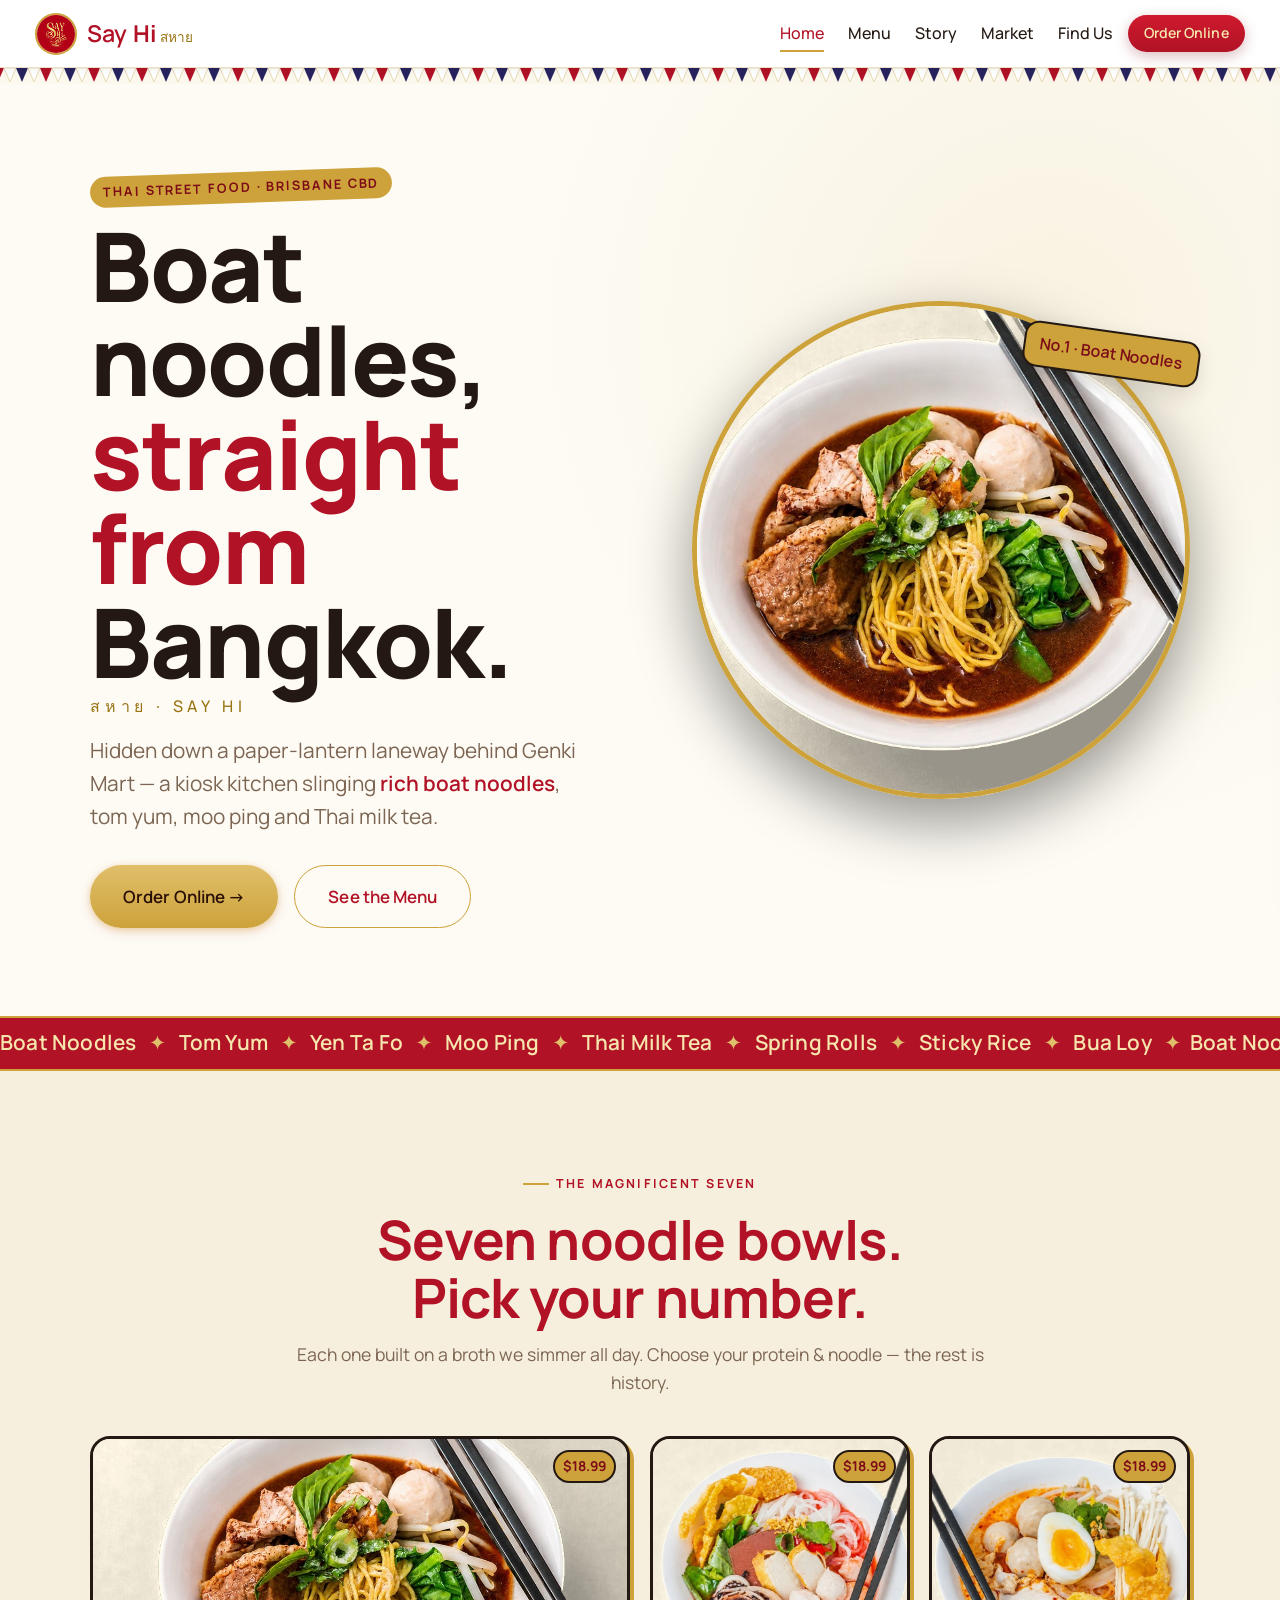
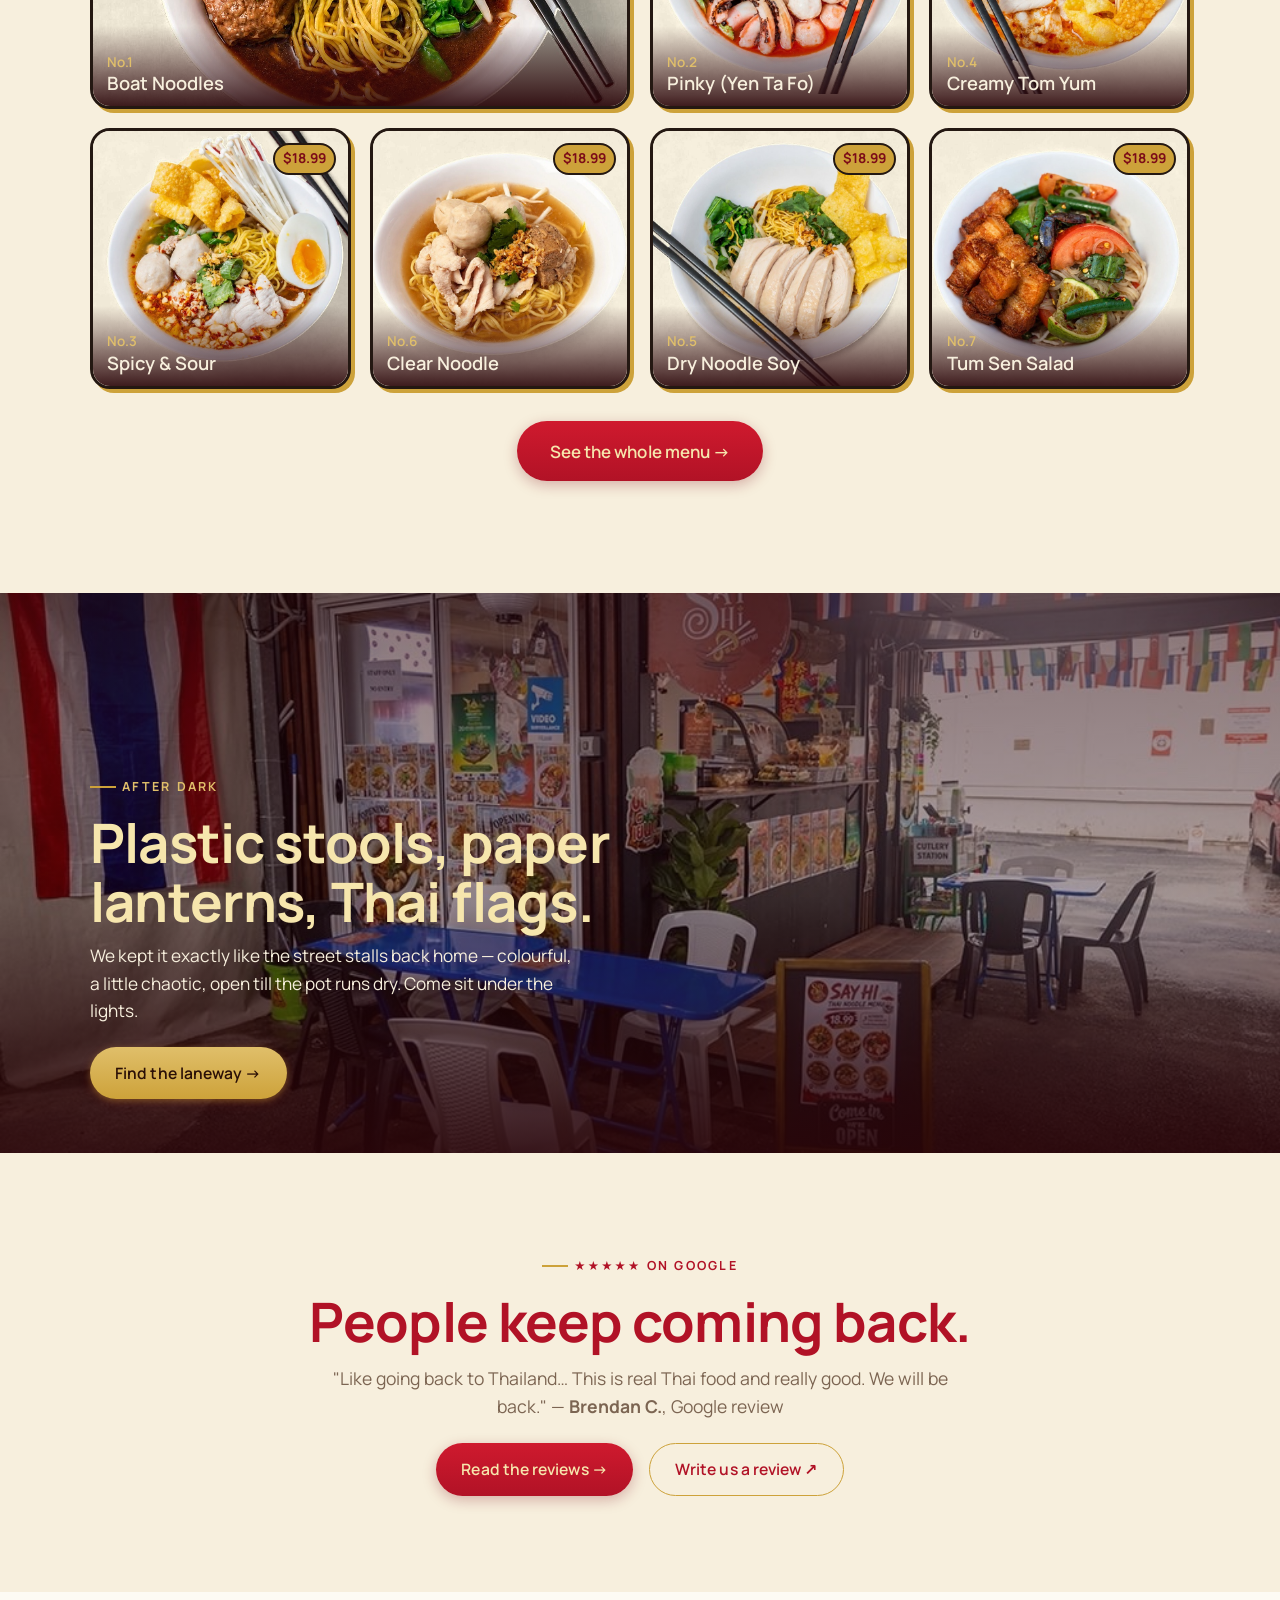
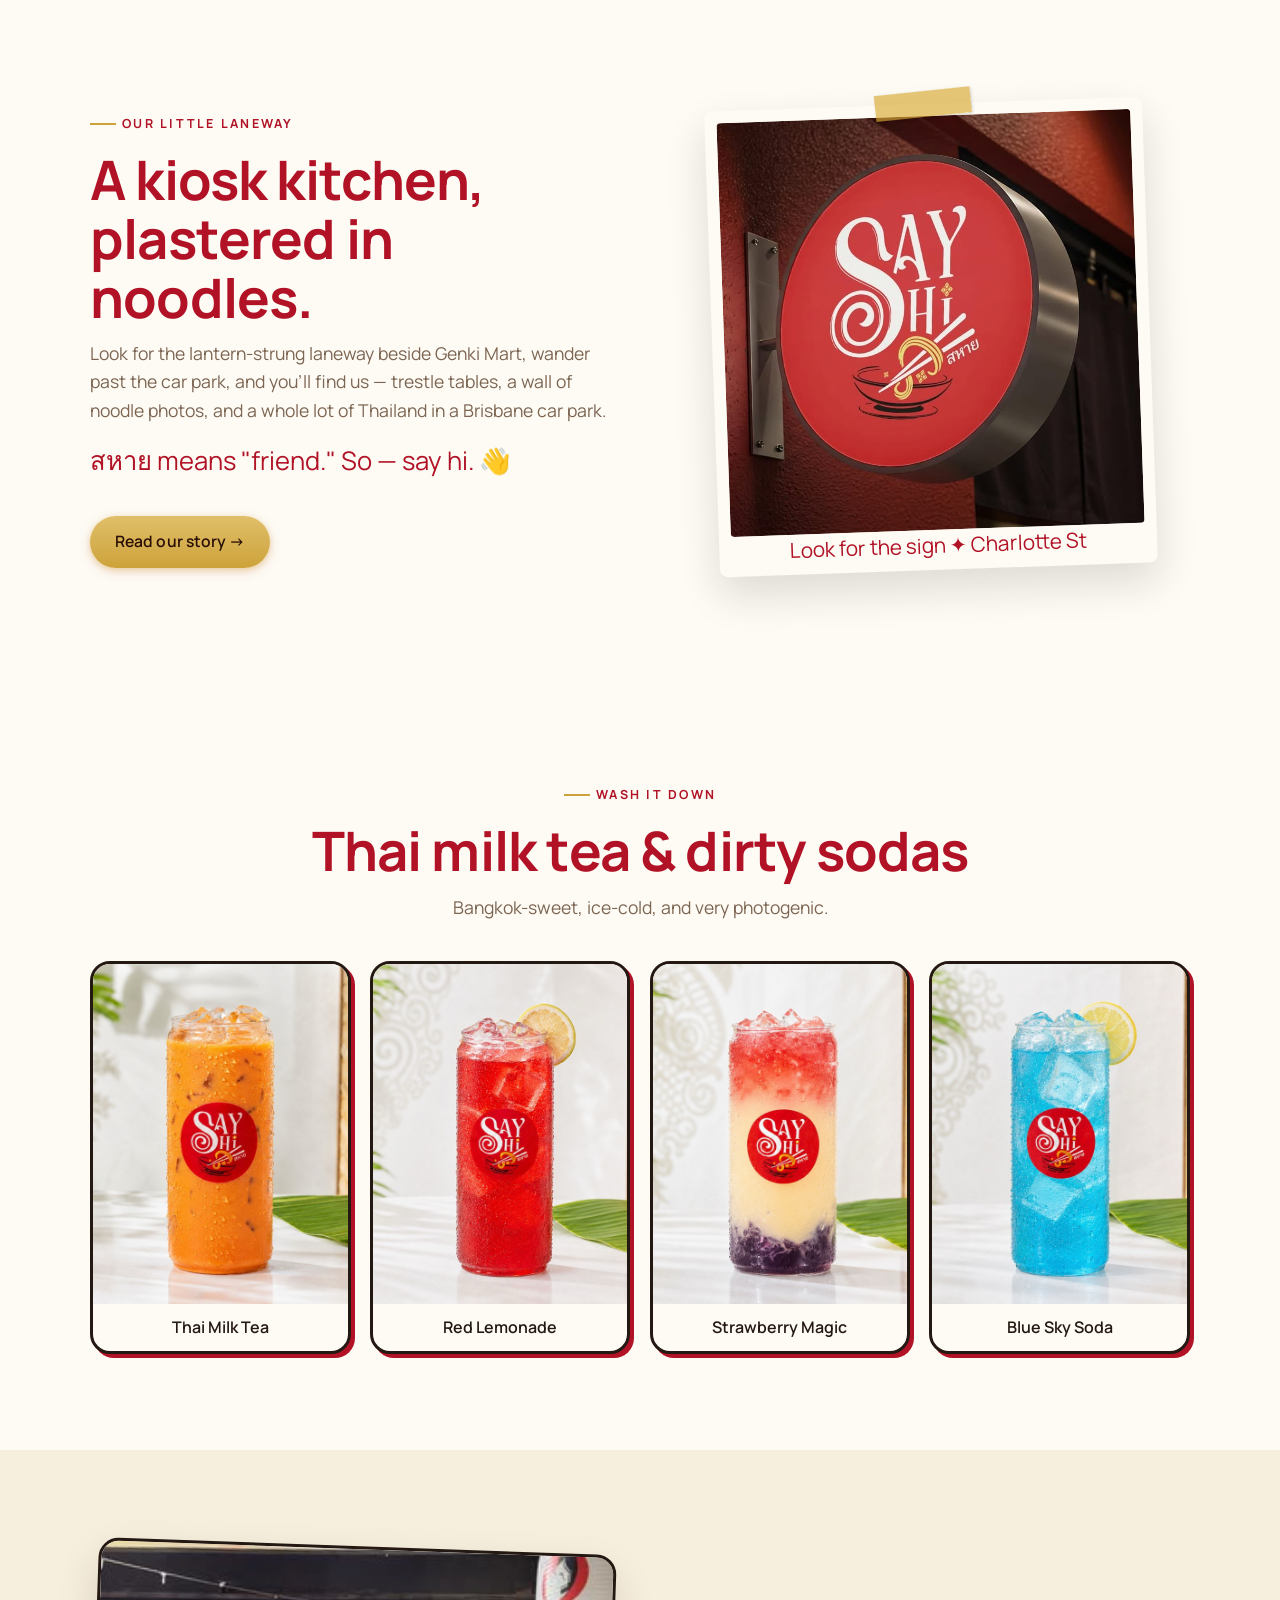
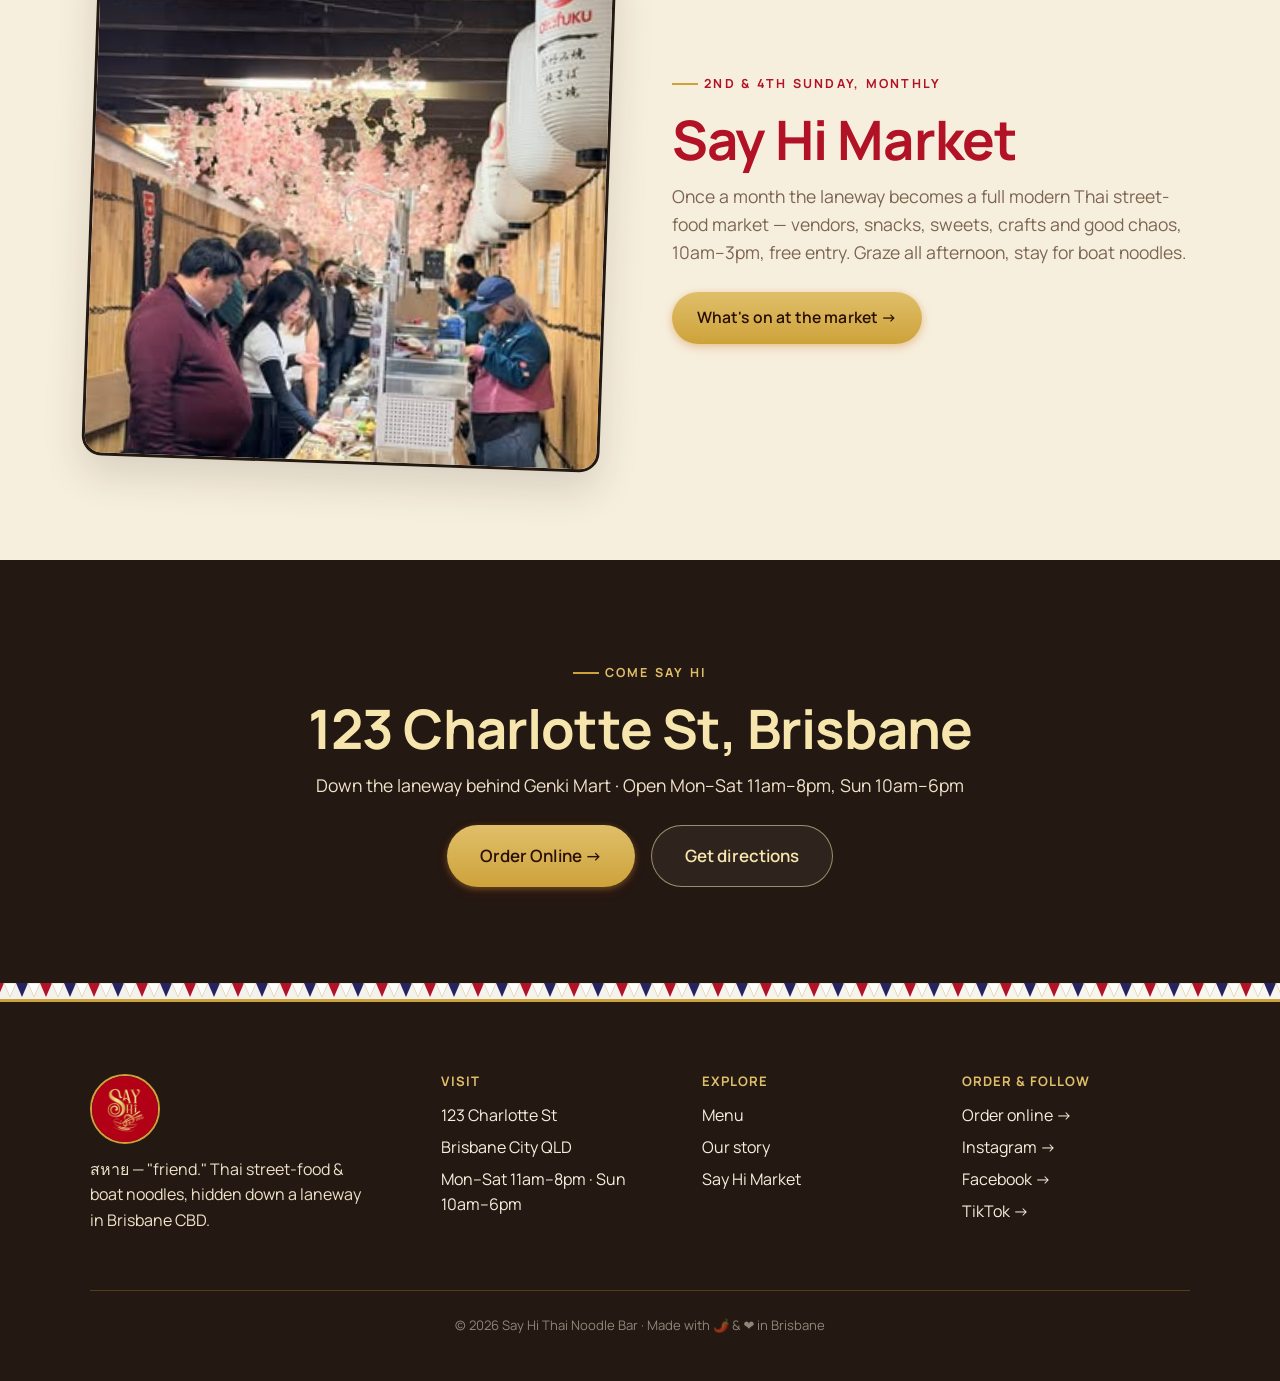
<file: index.html>
<!DOCTYPE html>
<html lang="en">
<head>
  <meta charset="UTF-8" />
  <meta name="viewport" content="width=device-width, initial-scale=1.0" />
  <title>Say Hi Thai Noodle Bar · Brisbane</title>
  <meta name="description" content="Say Hi (สหาย) — Thai street-food & boat noodles hidden down a laneway in Brisbane CBD. Order online, discover the menu, and say hi." />
  <meta name="theme-color" content="#b11226" />
  <meta name="robots" content="index, follow" />
  <meta name="author" content="Say Hi Thai Noodle Bar" />
  <meta name="geo.region" content="AU-QLD" />
  <meta name="geo.placename" content="Brisbane" />
  <link rel="canonical" href="https://www.sayhithai.com.au/" />
  <meta property="og:type" content="website" />
  <meta property="og:site_name" content="Say Hi Thai Noodle Bar" />
  <meta property="og:locale" content="en_AU" />
  <meta property="og:title" content="Say Hi Thai Noodle Bar · Brisbane" />
  <meta property="og:description" content="Boat noodles that whisk you straight to Thailand — Thai street food hidden down a laneway in Brisbane CBD. Order online." />
  <meta property="og:url" content="https://www.sayhithai.com.au/" />
  <meta property="og:image" content="https://www.sayhithai.com.au/assets/images/og-cover.jpg" />
  <meta property="og:image:width" content="1200" />
  <meta property="og:image:height" content="630" />
  <meta name="twitter:card" content="summary_large_image" />
  <meta name="twitter:title" content="Say Hi Thai Noodle Bar · Brisbane" />
  <meta name="twitter:description" content="Boat noodles that whisk you straight to Thailand — Thai street food in Brisbane CBD." />
  <meta name="twitter:image" content="https://www.sayhithai.com.au/assets/images/og-cover.jpg" />
  <link rel="preconnect" href="https://fonts.googleapis.com" />
  <link rel="preconnect" href="https://fonts.gstatic.com" crossorigin />
  <link href="https://fonts.googleapis.com/css2?family=Manrope:wght@400;500;600;700;800&display=swap" rel="stylesheet" />
  <link rel="stylesheet" href="styles.css" />
  <link rel="icon" href="assets/images/logo.png" />
</head>
<body data-page="home">
  <header id="site-header"></header>

  <!-- HERO -->
  <section class="hero">
    <div class="wrap hero__grid">
      <div class="hero__copy reveal">
        <span class="hero__eyebrow">Thai street food · Brisbane CBD</span>
        <h1 class="hero__title">Boat noodles,<br /><em>straight from</em> Bangkok.
          <span class="hero__thai">สหาย · SAY HI</span>
        </h1>
        <p class="hero__tag">Hidden down a paper-lantern laneway behind Genki Mart — a kiosk kitchen slinging <b>rich boat noodles</b>, tom yum, moo ping and Thai milk tea.</p>
        <div class="hero__cta">
          <a class="btn btn--gold btn--big" href="https://sayhi-thainoodlebar.cloveronline.com.au/menu/all" target="_blank" rel="noopener">Order Online →</a>
          <a class="btn btn--ghost-gold btn--big" href="menu.html">See the Menu</a>
        </div>
      </div>
      <div class="hero__media reveal">
        <img class="hero__bowl" src="assets/images/bowl-boat.jpg" alt="Say Hi signature boat noodles in a rich dark broth" />
        <span class="hero__badge">No.1 · Boat Noodles</span>
      </div>
    </div>
  </section>

  <!-- MARQUEE -->
  <div class="marquee" aria-hidden="true">
    <div class="marquee__track">
      <span>Boat Noodles <b>✦</b> Tom Yum <b>✦</b> Yen Ta Fo <b>✦</b> Moo Ping <b>✦</b> Thai Milk Tea <b>✦</b> Spring Rolls <b>✦</b> Sticky Rice <b>✦</b> Bua Loy <b>✦</b> </span>
      <span>Boat Noodles <b>✦</b> Tom Yum <b>✦</b> Yen Ta Fo <b>✦</b> Moo Ping <b>✦</b> Thai Milk Tea <b>✦</b> Spring Rolls <b>✦</b> Sticky Rice <b>✦</b> Bua Loy <b>✦</b> </span>
    </div>
  </div>

  <!-- THE SEVEN BOWLS -->
  <section class="sec sec--cream">
    <div class="wrap">
      <div class="sec__head center reveal">
        <span class="kicker kicker--center">The magnificent seven</span>
        <h2>Seven noodle bowls.<br />Pick your number.</h2>
        <p class="lead">Each one built on a broth we simmer all day. Choose your protein &amp; noodle — the rest is history.</p>
      </div>
      <div class="bowls reveal">
        <a class="bowl bowl--wide" href="menu.html#cat-noodles"><span class="bowl__price">$18.99</span><img loading="lazy" src="assets/images/bowl-boat.jpg" alt="Boat noodles" /><div class="bowl__cap"><div class="bowl__no">No.1</div><div class="bowl__name">Boat Noodles</div></div></a>
        <a class="bowl" href="menu.html#cat-noodles"><span class="bowl__price">$18.99</span><img loading="lazy" src="assets/images/bowl-yentafo.jpg" alt="Yen ta fo" /><div class="bowl__cap"><div class="bowl__no">No.2</div><div class="bowl__name">Pinky (Yen Ta Fo)</div></div></a>
        <a class="bowl" href="menu.html#cat-noodles"><span class="bowl__price">$18.99</span><img loading="lazy" src="assets/images/bowl-tomyum.jpg" alt="Creamy tom yum" /><div class="bowl__cap"><div class="bowl__no">No.4</div><div class="bowl__name">Creamy Tom Yum</div></div></a>
        <a class="bowl" href="menu.html#cat-noodles"><span class="bowl__price">$18.99</span><img loading="lazy" src="assets/images/bowl-spicysour.jpg" alt="Spicy & sour" /><div class="bowl__cap"><div class="bowl__no">No.3</div><div class="bowl__name">Spicy &amp; Sour</div></div></a>
        <a class="bowl" href="menu.html#cat-noodles"><span class="bowl__price">$18.99</span><img loading="lazy" src="assets/images/bowl-clear.jpg" alt="Clear noodle soup" /><div class="bowl__cap"><div class="bowl__no">No.6</div><div class="bowl__name">Clear Noodle</div></div></a>
        <a class="bowl" href="menu.html#cat-noodles"><span class="bowl__price">$18.99</span><img loading="lazy" src="assets/images/bowl-dry.jpg" alt="Dry noodle" /><div class="bowl__cap"><div class="bowl__no">No.5</div><div class="bowl__name">Dry Noodle Soy</div></div></a>
        <a class="bowl" href="menu.html#cat-noodles"><span class="bowl__price">$18.99</span><img loading="lazy" src="assets/images/bowl-tumsen.jpg" alt="Tum sen noodle salad" /><div class="bowl__cap"><div class="bowl__no">No.7</div><div class="bowl__name">Tum Sen Salad</div></div></a>
      </div>
      <p class="center" style="margin-top:2rem"><a class="btn btn--red btn--big" href="menu.html">See the whole menu →</a></p>
    </div>
  </section>

  <!-- ATMOSPHERE BANNER -->
  <section class="banner">
    <img class="banner__img" src="assets/images/venue-night.jpg" alt="The Say Hi stall at night — Thai flags, paper lanterns and blue tables in the laneway" loading="lazy" />
    <div class="banner__inner reveal">
      <span class="kicker">After dark</span>
      <h2>Plastic stools, paper lanterns, Thai flags.</h2>
      <p>We kept it exactly like the street stalls back home — colourful, a little chaotic, open till the pot runs dry. Come sit under the lights.</p>
      <div class="banner__cta"><a class="btn btn--gold" href="visit.html">Find the laneway →</a></div>
    </div>
  </section>

  <!-- GOOGLE RATING BAND -->
  <section class="sec sec--cream center">
    <div class="wrap reveal">
      <span class="kicker kicker--center">★★★★★ on Google</span>
      <h2>People keep coming back.</h2>
      <p class="lead" style="max-width:56ch;margin-inline:auto">"Like going back to Thailand… This is real Thai food and really good. We will be back." — <b>Brendan C.</b>, Google review</p>
      <div style="display:flex;gap:1rem;justify-content:center;flex-wrap:wrap;margin-top:1.4rem">
        <a class="btn btn--red" href="story.html#reviews">Read the reviews →</a>
        <a class="btn btn--ghost-gold" href="https://search.google.com/local/writereview?placeid=ChIJOUT3K9lbkWsRveTBd8v915A" target="_blank" rel="noopener">Write us a review ↗</a>
      </div>
    </div>
  </section>

  <!-- STORY TEASER -->
  <section class="sec sec--paper">
    <div class="wrap split">
      <div class="reveal">
        <span class="kicker">Our little laneway</span>
        <h2>A kiosk kitchen,<br />plastered in noodles.</h2>
        <p class="lead">Look for the lantern-strung laneway beside Genki Mart, wander past the car park, and you'll find us — trestle tables, a wall of noodle photos, and a whole lot of Thailand in a Brisbane car park.</p>
        <p style="font-family:var(--hand);font-size:1.6rem;color:var(--red);margin-top:1rem">สหาย means "friend." So — say hi. 👋</p>
        <a class="btn btn--gold" href="story.html" style="margin-top:.5rem">Read our story →</a>
      </div>
      <div class="split__media reveal">
        <figure class="frame tilt"><img loading="lazy" src="assets/images/shop-sign.jpg" alt="The illuminated round Say Hi sign at the shopfront" /><figcaption>Look for the sign ✦ Charlotte St</figcaption></figure>
      </div>
    </div>
  </section>

  <!-- DRINKS -->
  <section class="sec sec--red">
    <div class="wrap">
      <div class="sec__head center reveal">
        <span class="kicker kicker--center">Wash it down</span>
        <h2>Thai milk tea &amp; dirty sodas</h2>
        <p class="lead">Bangkok-sweet, ice-cold, and very photogenic.</p>
      </div>
      <div class="drinks reveal">
        <div class="drink"><img loading="lazy" src="assets/images/drink-thaitea.jpg" alt="Thai milk tea" /><b>Thai Milk Tea</b></div>
        <div class="drink"><img loading="lazy" src="assets/images/drink-redlemon.jpg" alt="Red lemonade" /><b>Red Lemonade</b></div>
        <div class="drink"><img loading="lazy" src="assets/images/drink-strawberry.jpg" alt="Strawberry magic" /><b>Strawberry Magic</b></div>
        <div class="drink"><img loading="lazy" src="assets/images/drink-bluesky.jpg" alt="Blue sky soda" /><b>Blue Sky Soda</b></div>
      </div>
    </div>
  </section>

  <!-- MARKET TEASER -->
  <section class="sec sec--cream">
    <div class="wrap split split--rev">
      <div class="split__media reveal">
        <img loading="lazy" class="tilt-r" src="assets/images/laneway.jpg" alt="The lantern-strung market laneway" style="border-radius:var(--r)" />
      </div>
      <div class="reveal">
        <span class="kicker">2nd &amp; 4th Sunday, monthly</span>
        <h2>Say Hi Market</h2>
        <p class="lead">Once a month the laneway becomes a full modern Thai street-food market — vendors, snacks, sweets, crafts and good chaos, 10am–3pm, free entry. Graze all afternoon, stay for boat noodles.</p>
        <a class="btn btn--gold" href="market.html" style="margin-top:.5rem">What's on at the market →</a>
      </div>
    </div>
  </section>

  <!-- VISIT CTA BAND -->
  <section class="sec sec--ink">
    <div class="wrap center reveal">
      <span class="kicker kicker--center kicker--onred">Come say hi</span>
      <h2>123 Charlotte St, Brisbane</h2>
      <p class="lead">Down the laneway behind Genki Mart · Open Mon–Sat 11am–8pm, Sun 10am–6pm</p>
      <div style="display:flex;gap:1rem;justify-content:center;flex-wrap:wrap;margin-top:1.6rem">
        <a class="btn btn--gold btn--big" href="https://sayhi-thainoodlebar.cloveronline.com.au/menu/all" target="_blank" rel="noopener">Order Online →</a>
        <a class="btn btn--ghost-light btn--big" href="visit.html">Get directions</a>
      </div>
    </div>
  </section>

  <footer id="site-footer"></footer>
  <script src="site.js"></script>
</body>
</html>
</file>
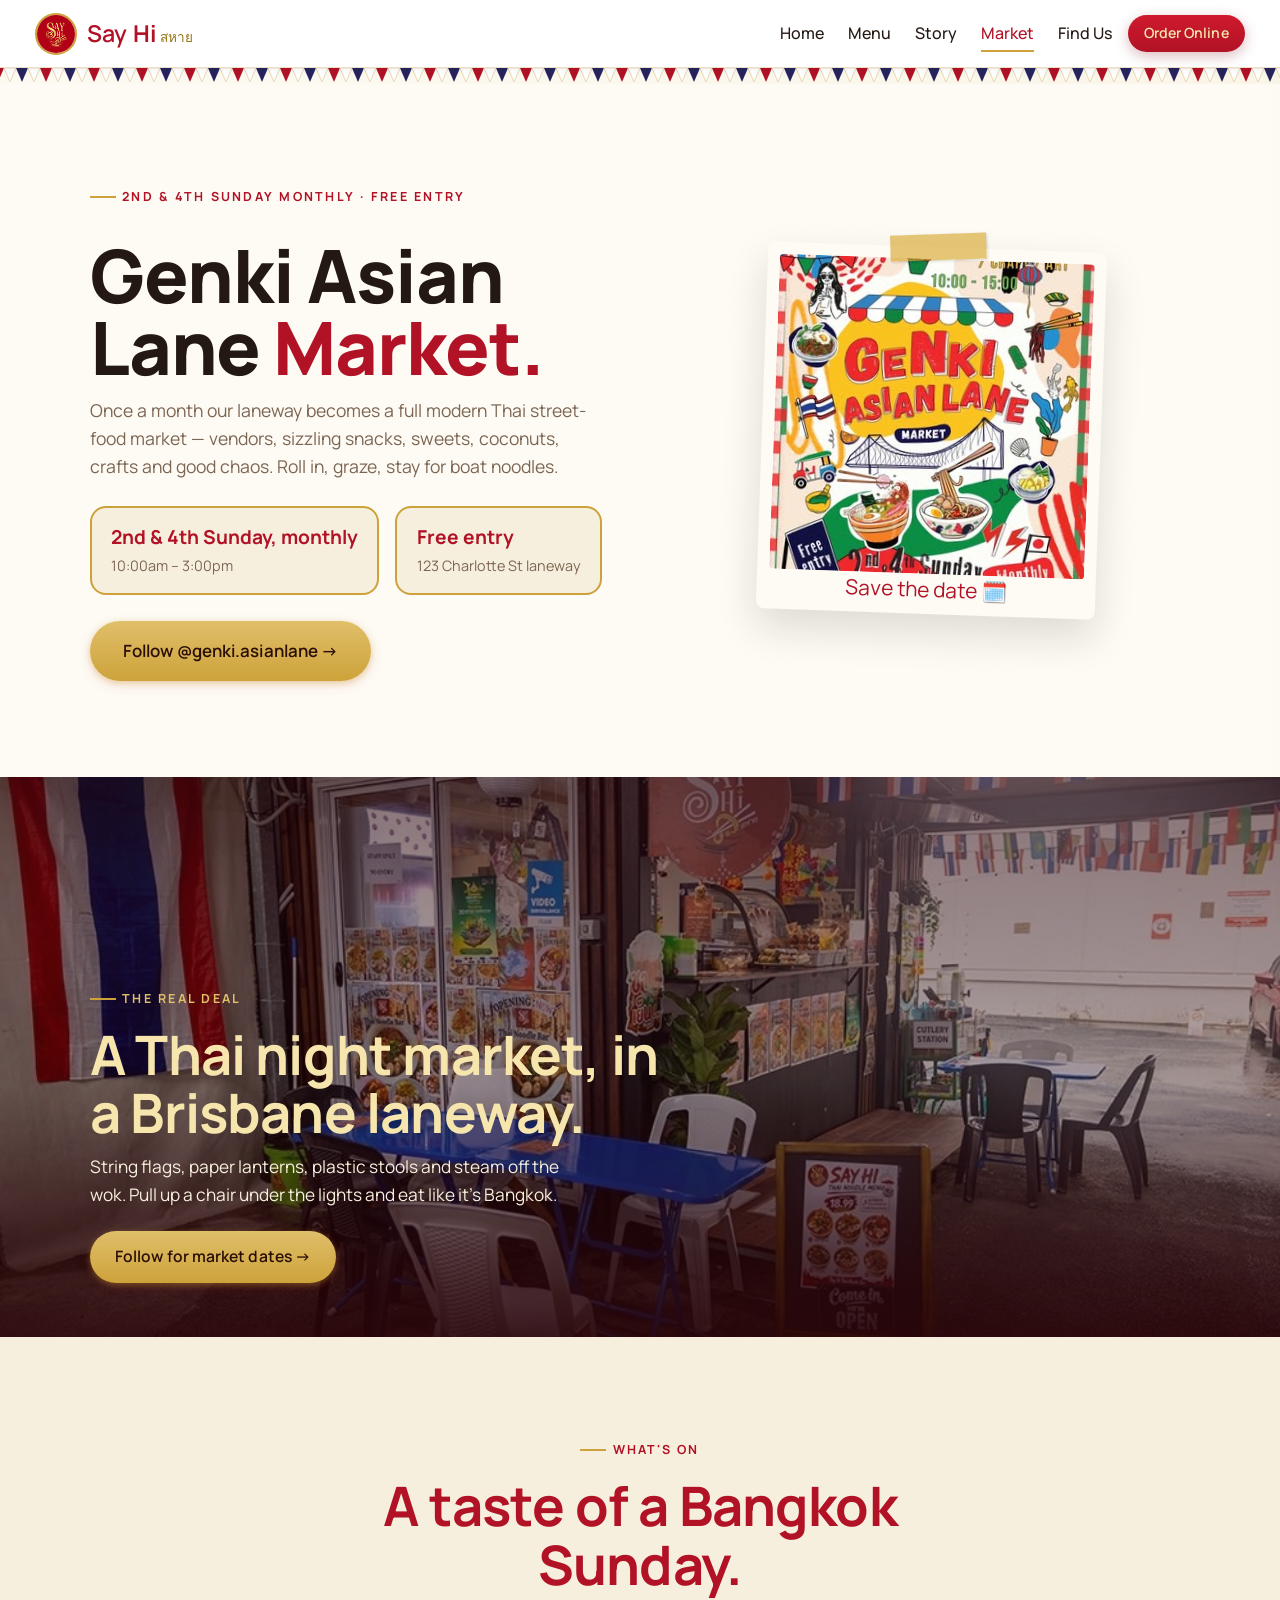
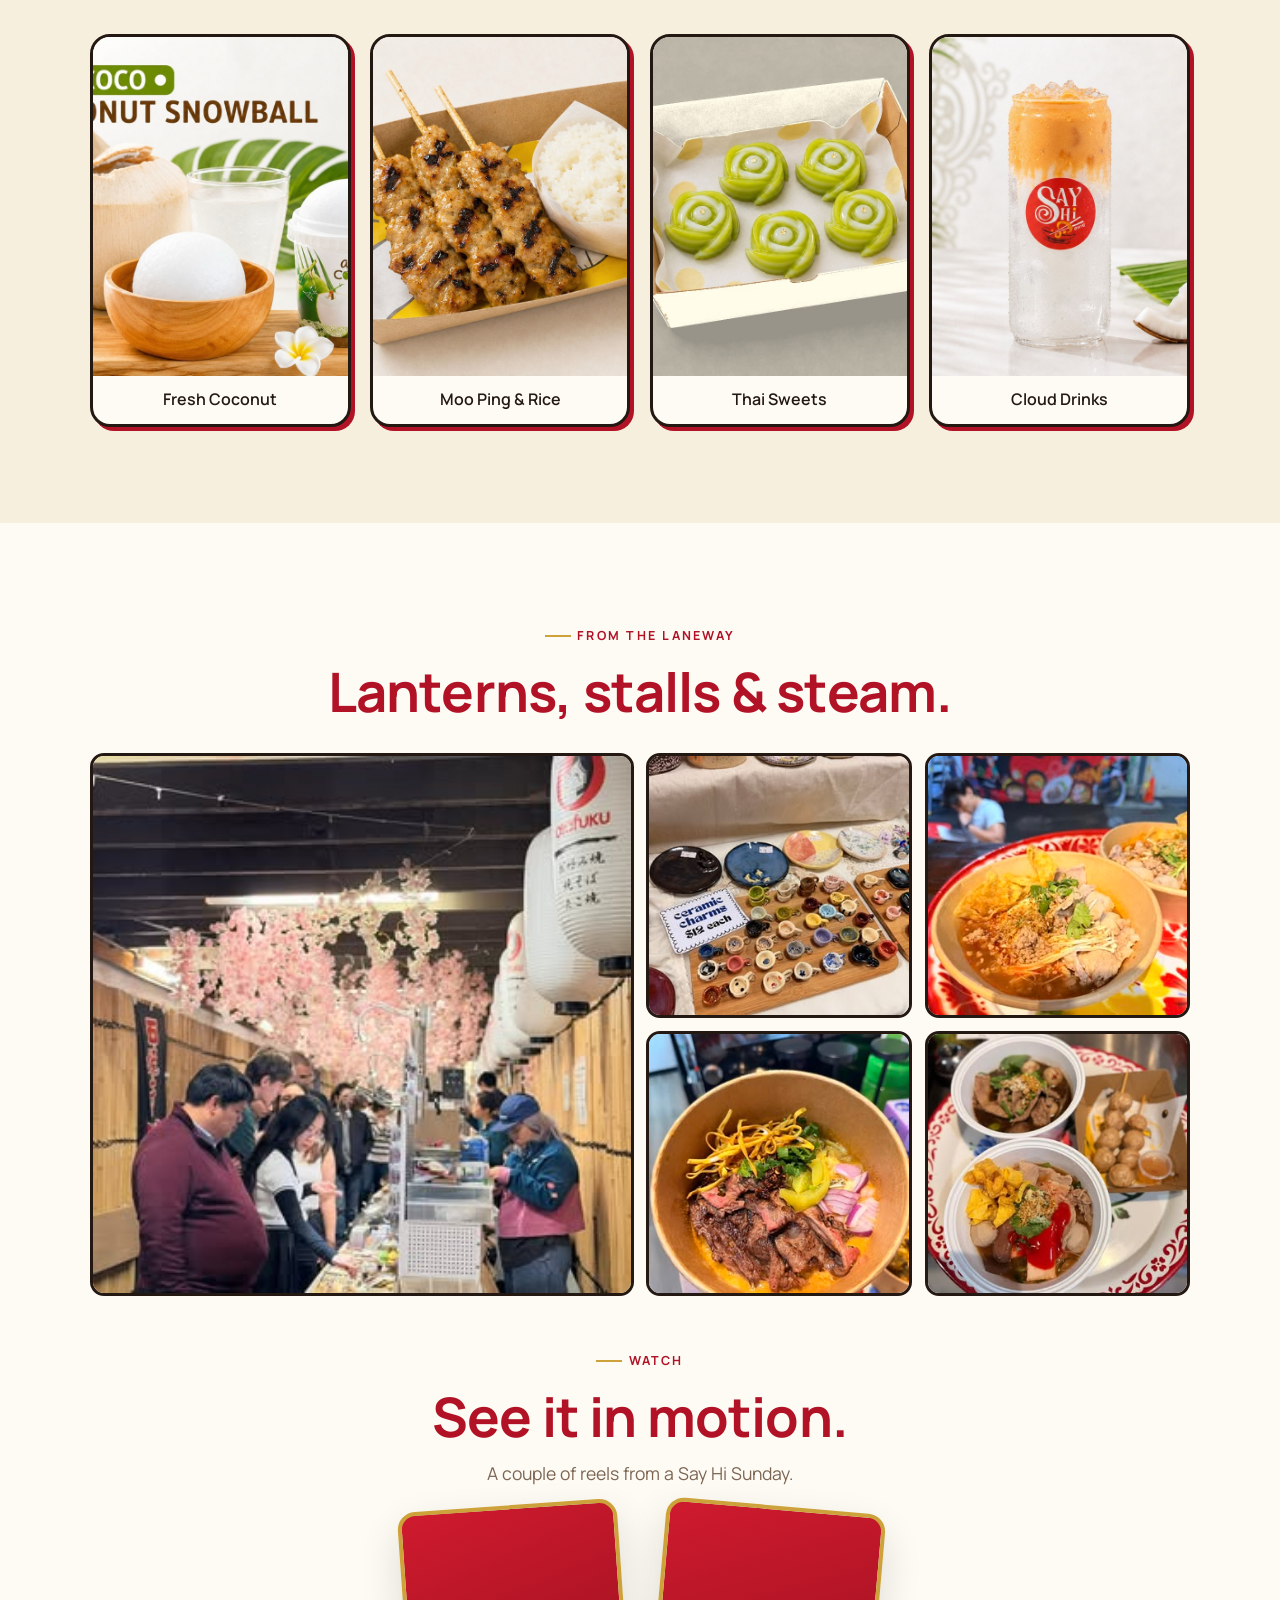
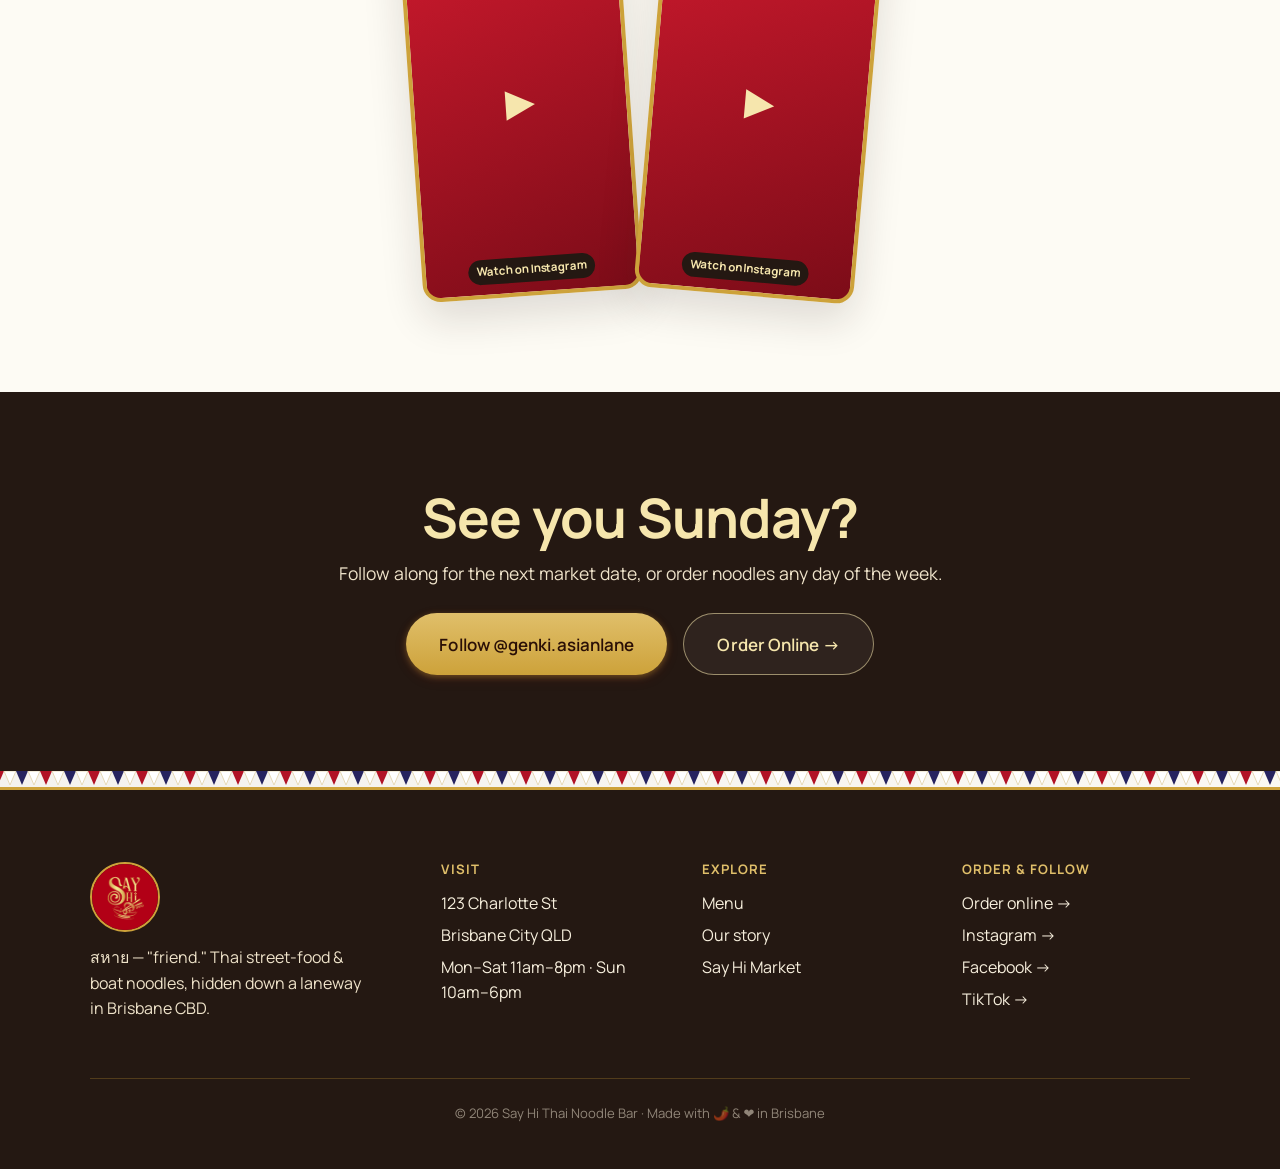
<file: market.html>
<!DOCTYPE html>
<html lang="en">
<head>
  <meta charset="UTF-8" />
  <meta name="viewport" content="width=device-width, initial-scale=1.0" />
  <title>The Market · Say Hi Thai Noodle Bar</title>
  <meta name="description" content="Say Hi / Genki Asian Lane Market — a modern Thai street-food market in a Brisbane CBD laneway, 2nd &amp; 4th Sunday of the month, 10am–3pm, free entry." />
  <meta name="theme-color" content="#b11226" />
  <meta name="robots" content="index, follow" />
  <meta name="author" content="Say Hi Thai Noodle Bar" />
  <meta name="geo.region" content="AU-QLD" />
  <meta name="geo.placename" content="Brisbane" />
  <link rel="canonical" href="https://www.sayhithai.com.au/market.html" />
  <meta property="og:type" content="website" />
  <meta property="og:site_name" content="Say Hi Thai Noodle Bar" />
  <meta property="og:locale" content="en_AU" />
  <meta property="og:title" content="The Market · Say Hi Thai Noodle Bar" />
  <meta property="og:description" content="Genki Asian Lane Market — a Thai street-food market in a Brisbane laneway, 2nd &amp; 4th Sunday monthly, 10am–3pm, free entry." />
  <meta property="og:url" content="https://www.sayhithai.com.au/market.html" />
  <meta property="og:image" content="https://www.sayhithai.com.au/assets/images/og-cover.jpg" />
  <meta property="og:image:width" content="1200" />
  <meta property="og:image:height" content="630" />
  <meta name="twitter:card" content="summary_large_image" />
  <meta name="twitter:title" content="The Market · Say Hi Thai Noodle Bar" />
  <meta name="twitter:description" content="A Thai night market in a Brisbane laneway — 2nd &amp; 4th Sunday monthly, free entry." />
  <meta name="twitter:image" content="https://www.sayhithai.com.au/assets/images/og-cover.jpg" />
  <link rel="preconnect" href="https://fonts.googleapis.com" />
  <link rel="preconnect" href="https://fonts.gstatic.com" crossorigin />
  <link href="https://fonts.googleapis.com/css2?family=Manrope:wght@400;500;600;700;800&display=swap" rel="stylesheet" />
  <link rel="stylesheet" href="styles.css" />
  <link rel="icon" href="assets/images/logo.png" />
</head>
<body data-page="market">
  <header id="site-header"></header>

  <section class="sec sec--red">
    <div class="wrap split">
      <div class="reveal">
        <span class="kicker">2nd &amp; 4th Sunday monthly · Free entry</span>
        <h1 class="hero__title" style="font-size:clamp(2.6rem,7vw,4.6rem)">Genki Asian<br />Lane <em>Market.</em></h1>
        <p class="lead">Once a month our laneway becomes a full modern Thai street-food market — vendors, sizzling snacks, sweets, coconuts, crafts and good chaos. Roll in, graze, stay for boat noodles.</p>
        <div class="factcards">
          <div class="factcard"><strong>2nd &amp; 4th Sunday, monthly</strong><span>10:00am – 3:00pm</span></div>
          <div class="factcard"><strong>Free entry</strong><span>123 Charlotte St laneway</span></div>
        </div>
        <a class="btn btn--gold btn--big" href="https://www.instagram.com/genki.asianlane/" target="_blank" rel="noopener">Follow @genki.asianlane →</a>
      </div>
      <div class="reveal" style="display:flex;justify-content:center">
        <figure class="frame tilt-r" style="max-width:360px"><img loading="lazy" src="assets/images/market-poster.jpg" alt="Genki Asian Lane Market — 2nd &amp; 4th Sunday monthly, 10am–3pm, free entry" /><figcaption>Save the date 🗓️</figcaption></figure>
      </div>
    </div>
  </section>

  <!-- Atmosphere banner -->
  <section class="banner">
    <img class="banner__img" src="assets/images/venue-night.jpg" alt="The Say Hi stall at night — Thai flags, paper lanterns and blue tables in the laneway" loading="lazy" />
    <div class="banner__inner reveal">
      <span class="kicker">The real deal</span>
      <h2>A Thai night market, in a Brisbane laneway.</h2>
      <p>String flags, paper lanterns, plastic stools and steam off the wok. Pull up a chair under the lights and eat like it's Bangkok.</p>
      <div class="banner__cta"><a class="btn btn--gold" href="https://www.instagram.com/genki.asianlane/" target="_blank" rel="noopener">Follow for market dates →</a></div>
    </div>
  </section>

  <!-- What to expect -->
  <section class="sec sec--cream">
    <div class="wrap">
      <div class="sec__head center reveal">
        <span class="kicker kicker--center">What's on</span>
        <h2>A taste of a Bangkok Sunday.</h2>
      </div>
      <div class="drinks reveal">
        <div class="drink"><img loading="lazy" src="assets/images/coconut-snowball.jpg" alt="Coconut snowball" /><b>Fresh Coconut</b></div>
        <div class="drink"><img loading="lazy" src="assets/images/ent-mooping-set.jpg" alt="Moo ping sticky rice" /><b>Moo Ping &amp; Rice</b></div>
        <div class="drink"><img loading="lazy" src="assets/images/dessert-khanomchan.jpg" alt="Thai layer cake" /><b>Thai Sweets</b></div>
        <div class="drink"><img loading="lazy" src="assets/images/drink-cloudcoconut.jpg" alt="Cloud coconut drink" /><b>Cloud Drinks</b></div>
      </div>
    </div>
  </section>

  <!-- Gallery + reels -->
  <section class="sec sec--paper">
    <div class="wrap">
      <div class="sec__head center reveal">
        <span class="kicker kicker--center">From the laneway</span>
        <h2>Lanterns, stalls &amp; steam.</h2>
      </div>
      <div class="ggrid reveal">
        <img src="assets/images/laneway.jpg" alt="The lantern-strung market laneway" loading="lazy" />
        <img src="assets/images/market-stall.jpg" alt="A craft stall at the market" loading="lazy" />
        <img src="assets/images/insitu-1.jpg" alt="Noodles at the bar" loading="lazy" />
        <img src="assets/images/insitu-4.jpg" alt="Beef curry noodles" loading="lazy" />
        <img src="assets/images/insitu-2.jpg" alt="A street-food spread" loading="lazy" />
      </div>

      <div class="sec__head center reveal" style="margin-top:3rem">
        <span class="kicker kicker--center">Watch</span>
        <h2>See it in motion.</h2>
        <p class="lead">A couple of reels from a Say Hi Sunday.</p>
      </div>
      <div class="reels reveal" style="justify-content:center">
        <a class="reel" style="--r:-4deg" href="https://www.instagram.com/reels/DX8kh6Ng3hs/" target="_blank" rel="noopener"><span class="play">▶</span><span class="reel__label">Watch on Instagram</span></a>
        <a class="reel" style="--r:5deg" href="https://www.instagram.com/reels/DZ6q3UxBfZE/" target="_blank" rel="noopener"><span class="play">▶</span><span class="reel__label">Watch on Instagram</span></a>
      </div>
    </div>
  </section>

  <section class="sec sec--ink center">
    <div class="wrap reveal">
      <h2>See you Sunday?</h2>
      <p class="lead">Follow along for the next market date, or order noodles any day of the week.</p>
      <div style="display:flex;gap:1rem;justify-content:center;flex-wrap:wrap;margin-top:1.6rem">
        <a class="btn btn--gold btn--big" href="https://www.instagram.com/genki.asianlane/" target="_blank" rel="noopener">Follow @genki.asianlane</a>
        <a class="btn btn--ghost-light btn--big" href="https://sayhi-thainoodlebar.cloveronline.com.au/menu/all" target="_blank" rel="noopener">Order Online →</a>
      </div>
    </div>
  </section>

  <footer id="site-footer"></footer>
  <script src="site.js"></script>
</body>
</html>
</file>
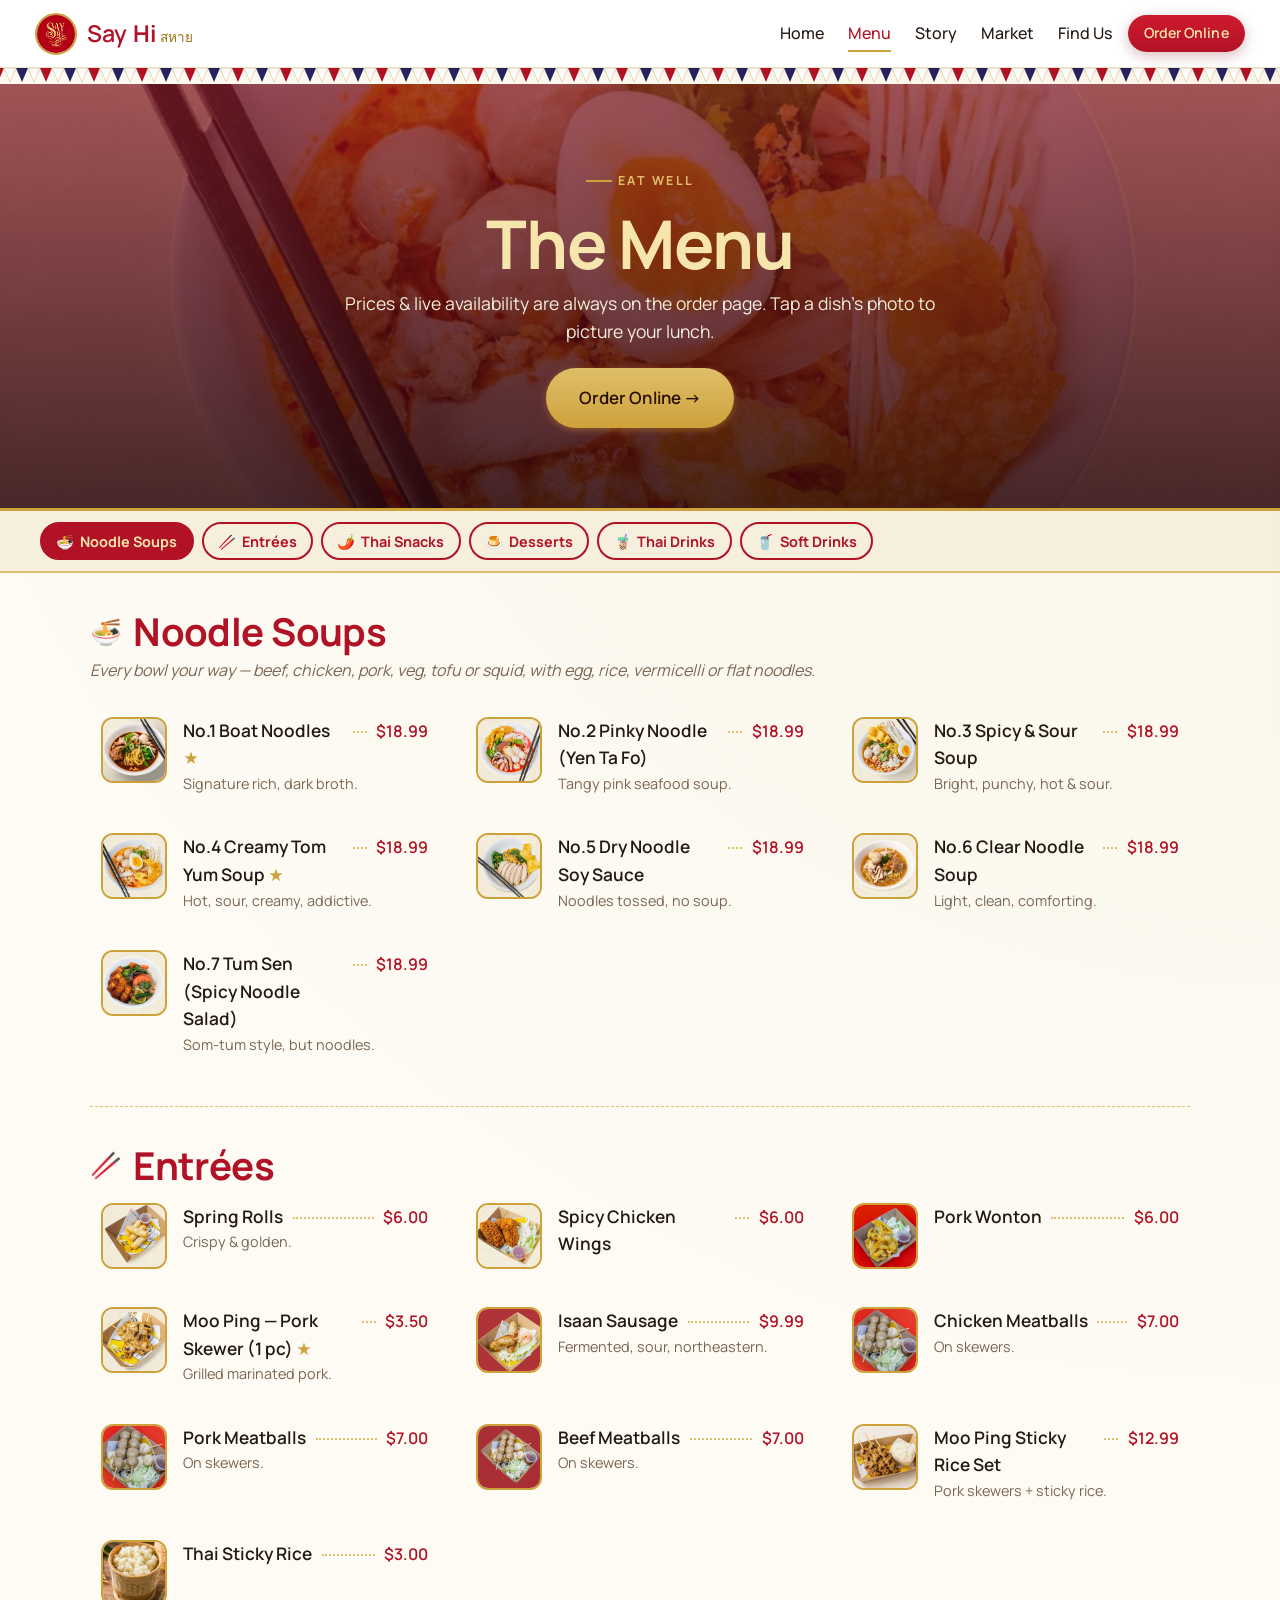
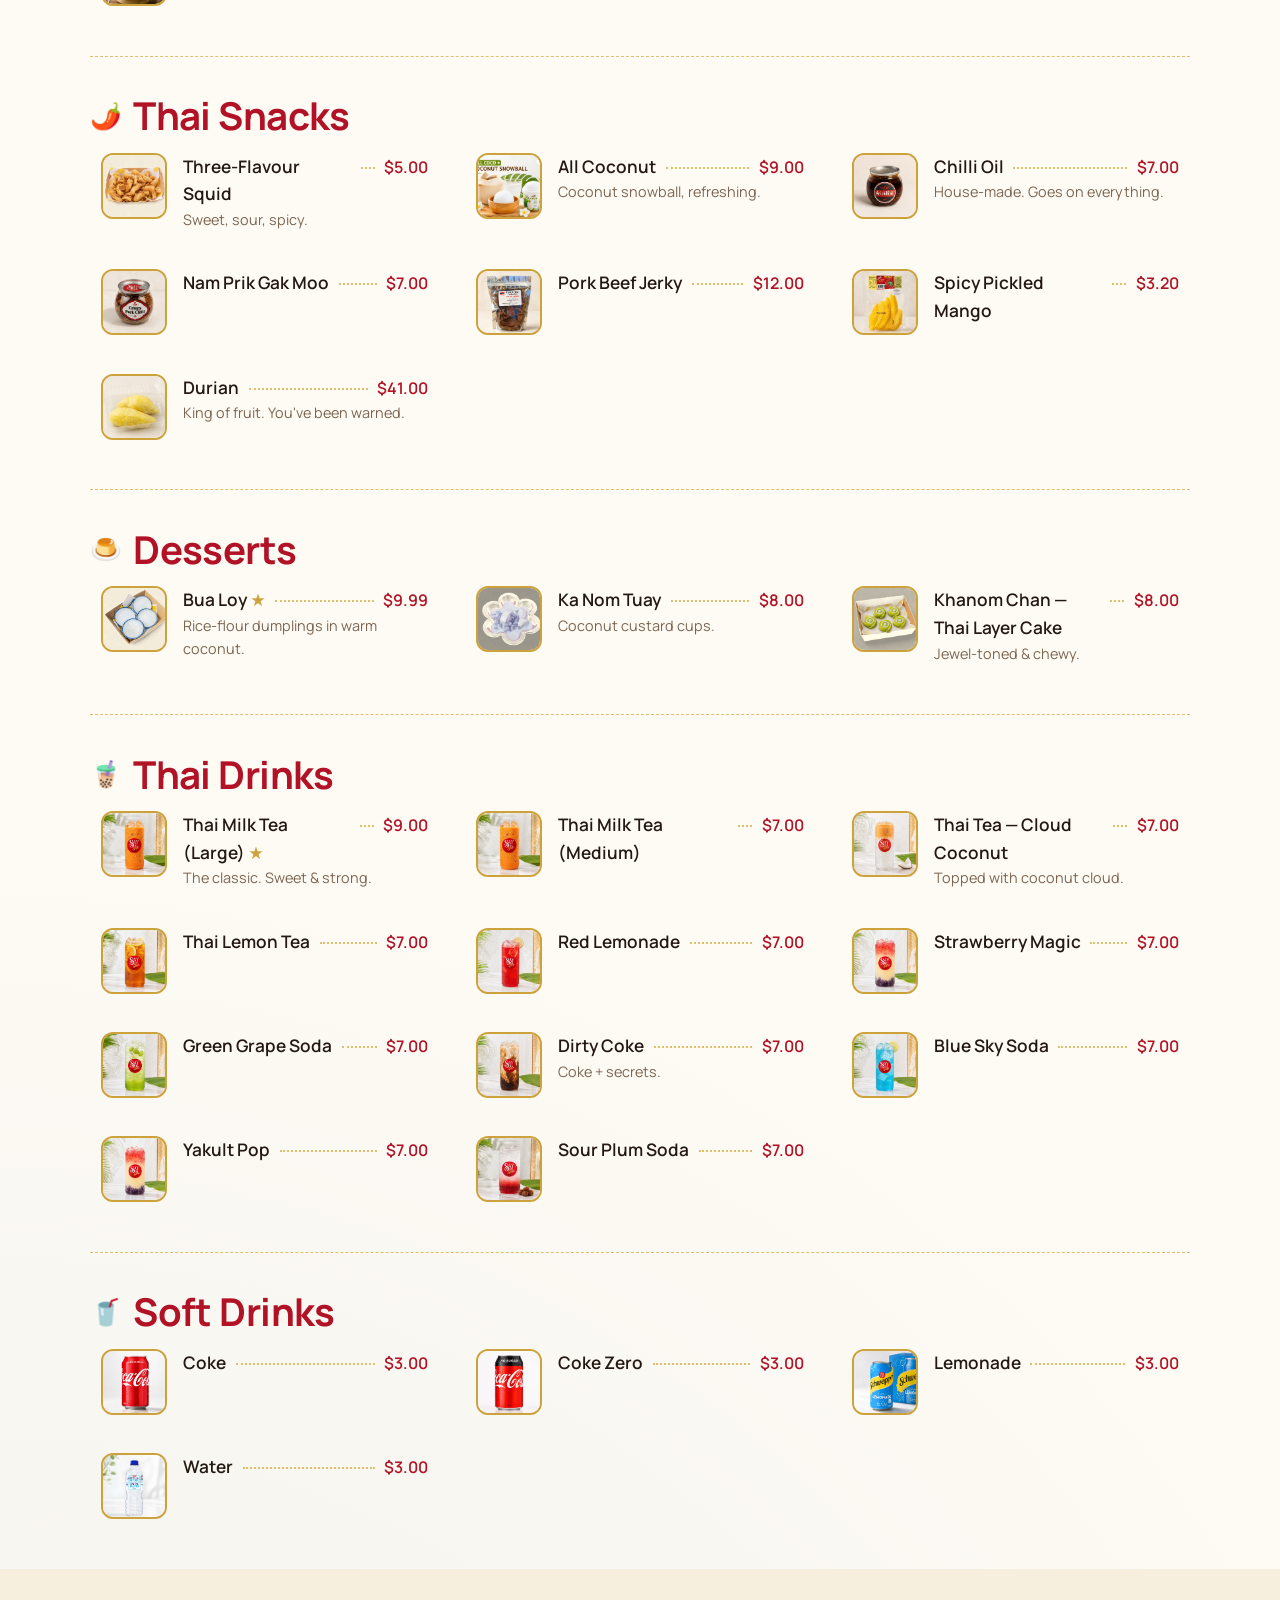
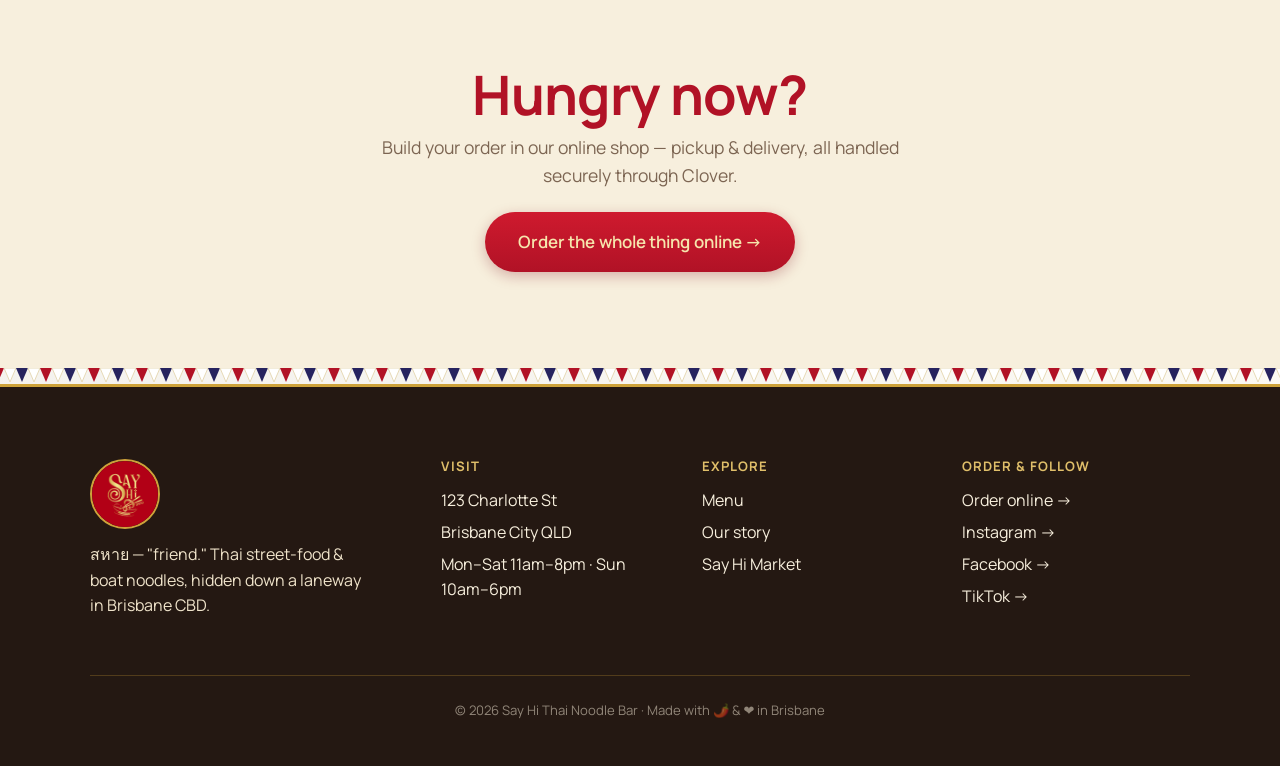
<file: menu.html>
<!DOCTYPE html>
<html lang="en">
<head>
  <meta charset="UTF-8" />
  <meta name="viewport" content="width=device-width, initial-scale=1.0" />
  <title>Menu · Say Hi Thai Noodle Bar</title>
  <meta name="description" content="The full Say Hi menu — boat noodles, tom yum, yen ta fo, moo ping, Thai snacks, desserts and Thai drinks. Order online." />
  <meta name="theme-color" content="#b11226" />
  <meta name="robots" content="index, follow" />
  <meta name="author" content="Say Hi Thai Noodle Bar" />
  <meta name="geo.region" content="AU-QLD" />
  <meta name="geo.placename" content="Brisbane" />
  <link rel="canonical" href="https://www.sayhithai.com.au/menu.html" />
  <meta property="og:type" content="website" />
  <meta property="og:site_name" content="Say Hi Thai Noodle Bar" />
  <meta property="og:locale" content="en_AU" />
  <meta property="og:title" content="Menu · Say Hi Thai Noodle Bar" />
  <meta property="og:description" content="The full Say Hi menu — boat noodles, tom yum, yen ta fo, moo ping, Thai snacks, desserts and Thai drinks. Order online." />
  <meta property="og:url" content="https://www.sayhithai.com.au/menu.html" />
  <meta property="og:image" content="https://www.sayhithai.com.au/assets/images/og-cover.jpg" />
  <meta property="og:image:width" content="1200" />
  <meta property="og:image:height" content="630" />
  <meta name="twitter:card" content="summary_large_image" />
  <meta name="twitter:title" content="Menu · Say Hi Thai Noodle Bar" />
  <meta name="twitter:description" content="Boat noodles, tom yum, moo ping, Thai milk tea &amp; more — the full Say Hi menu." />
  <meta name="twitter:image" content="https://www.sayhithai.com.au/assets/images/og-cover.jpg" />
  <link rel="preconnect" href="https://fonts.googleapis.com" />
  <link rel="preconnect" href="https://fonts.gstatic.com" crossorigin />
  <link href="https://fonts.googleapis.com/css2?family=Manrope:wght@400;500;600;700;800&display=swap" rel="stylesheet" />
  <link rel="stylesheet" href="styles.css" />
  <link rel="icon" href="assets/images/logo.png" />
</head>
<body data-page="menu">
  <header id="site-header"></header>

  <section class="menu-hero" style="--hero-img:url('assets/images/bowl-tomyum.jpg')">
    <div class="wrap">
      <span class="kicker kicker--center kicker--onred">Eat well</span>
      <h1>The Menu</h1>
      <p class="lead" style="max-width:640px;margin:.6rem auto 1.4rem">Prices &amp; live availability are always on the order page. Tap a dish's photo to picture your lunch.</p>
      <a class="btn btn--gold btn--big" href="https://sayhi-thainoodlebar.cloveronline.com.au/menu/all" target="_blank" rel="noopener">Order Online →</a>
    </div>
  </section>

  <nav class="mtabs" id="mtabs" aria-label="Menu categories"></nav>

  <div class="wrap">
    <div id="mlist"></div>
  </div>

  <section class="sec sec--cream center">
    <div class="wrap">
      <h2>Hungry now?</h2>
      <p class="lead" style="max-width:560px;margin:.6rem auto 1.4rem">Build your order in our online shop — pickup &amp; delivery, all handled securely through Clover.</p>
      <a class="btn btn--red btn--big" href="https://sayhi-thainoodlebar.cloveronline.com.au/menu/all" target="_blank" rel="noopener">Order the whole thing online →</a>
    </div>
  </section>

  <footer id="site-footer"></footer>
  <script src="menu-data.js"></script>
  <script src="site.js"></script>
  <script src="menu.js"></script>
</body>
</html>
</file>
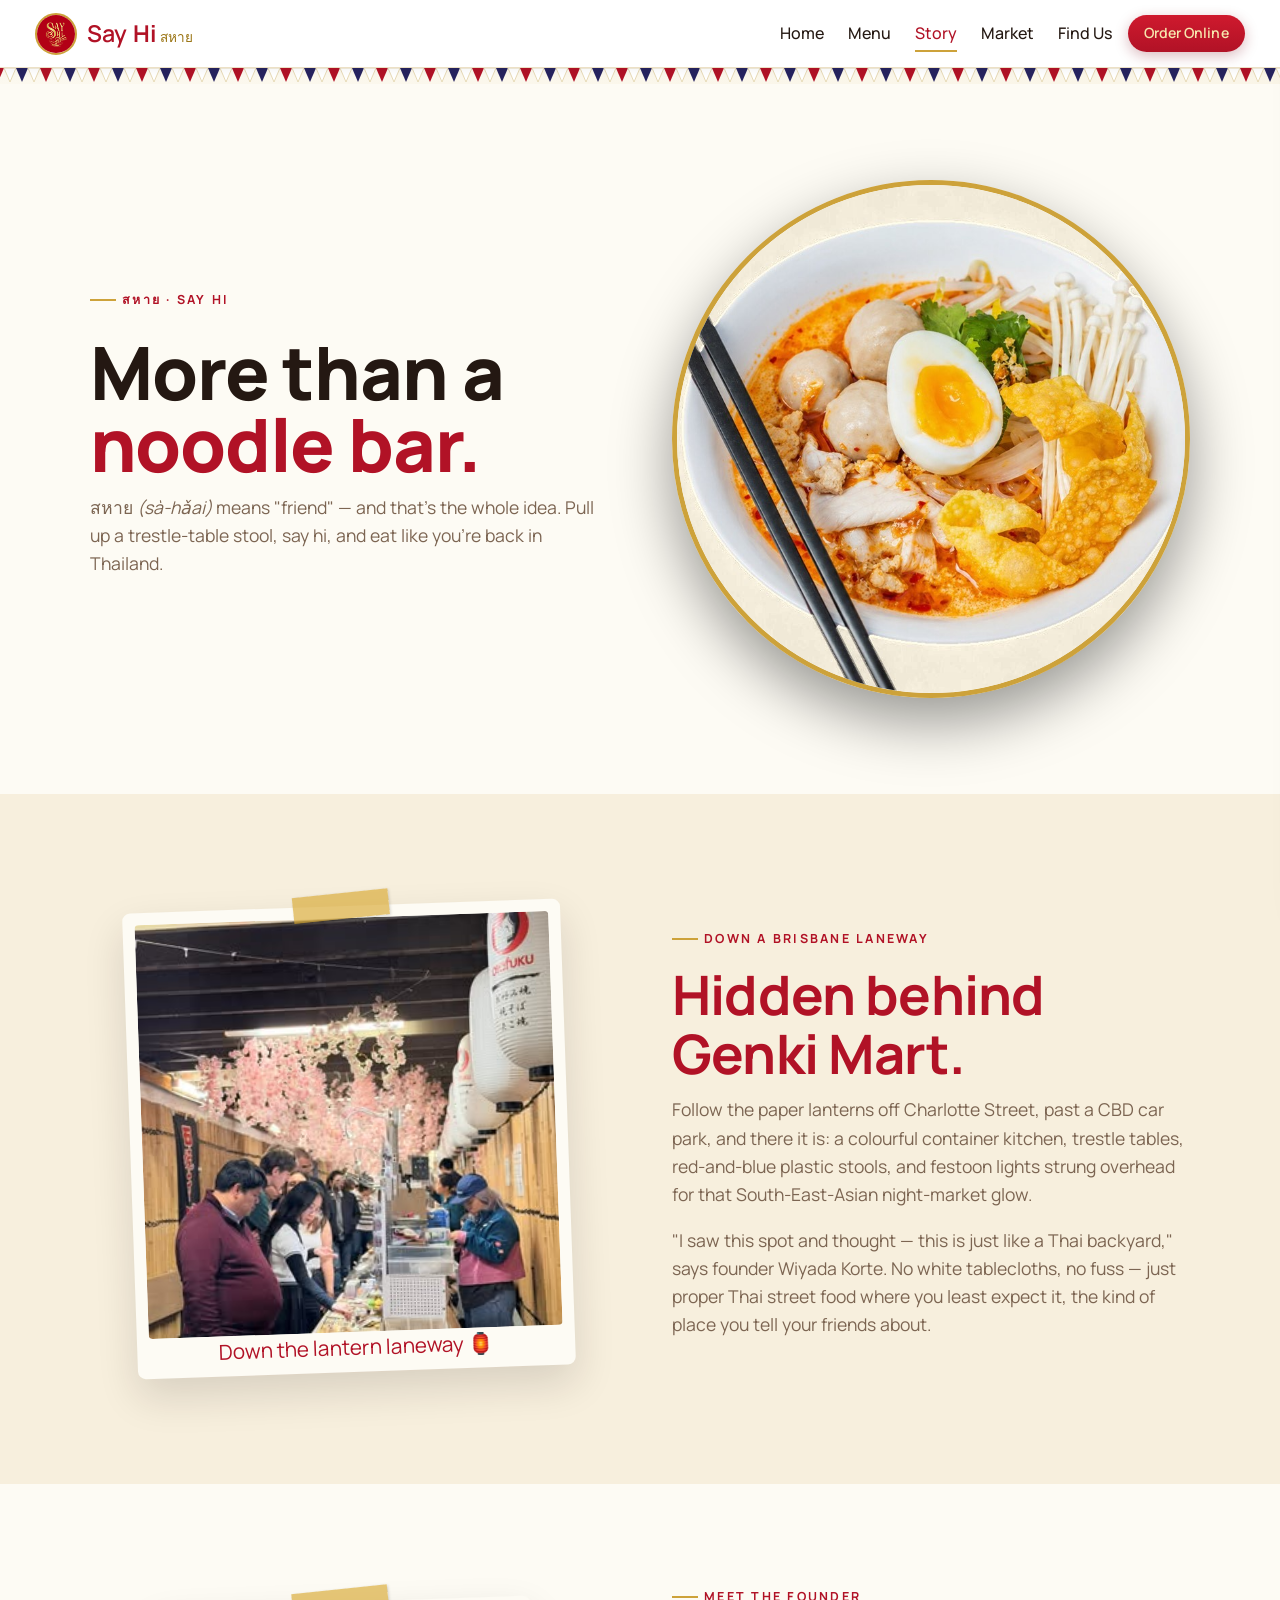
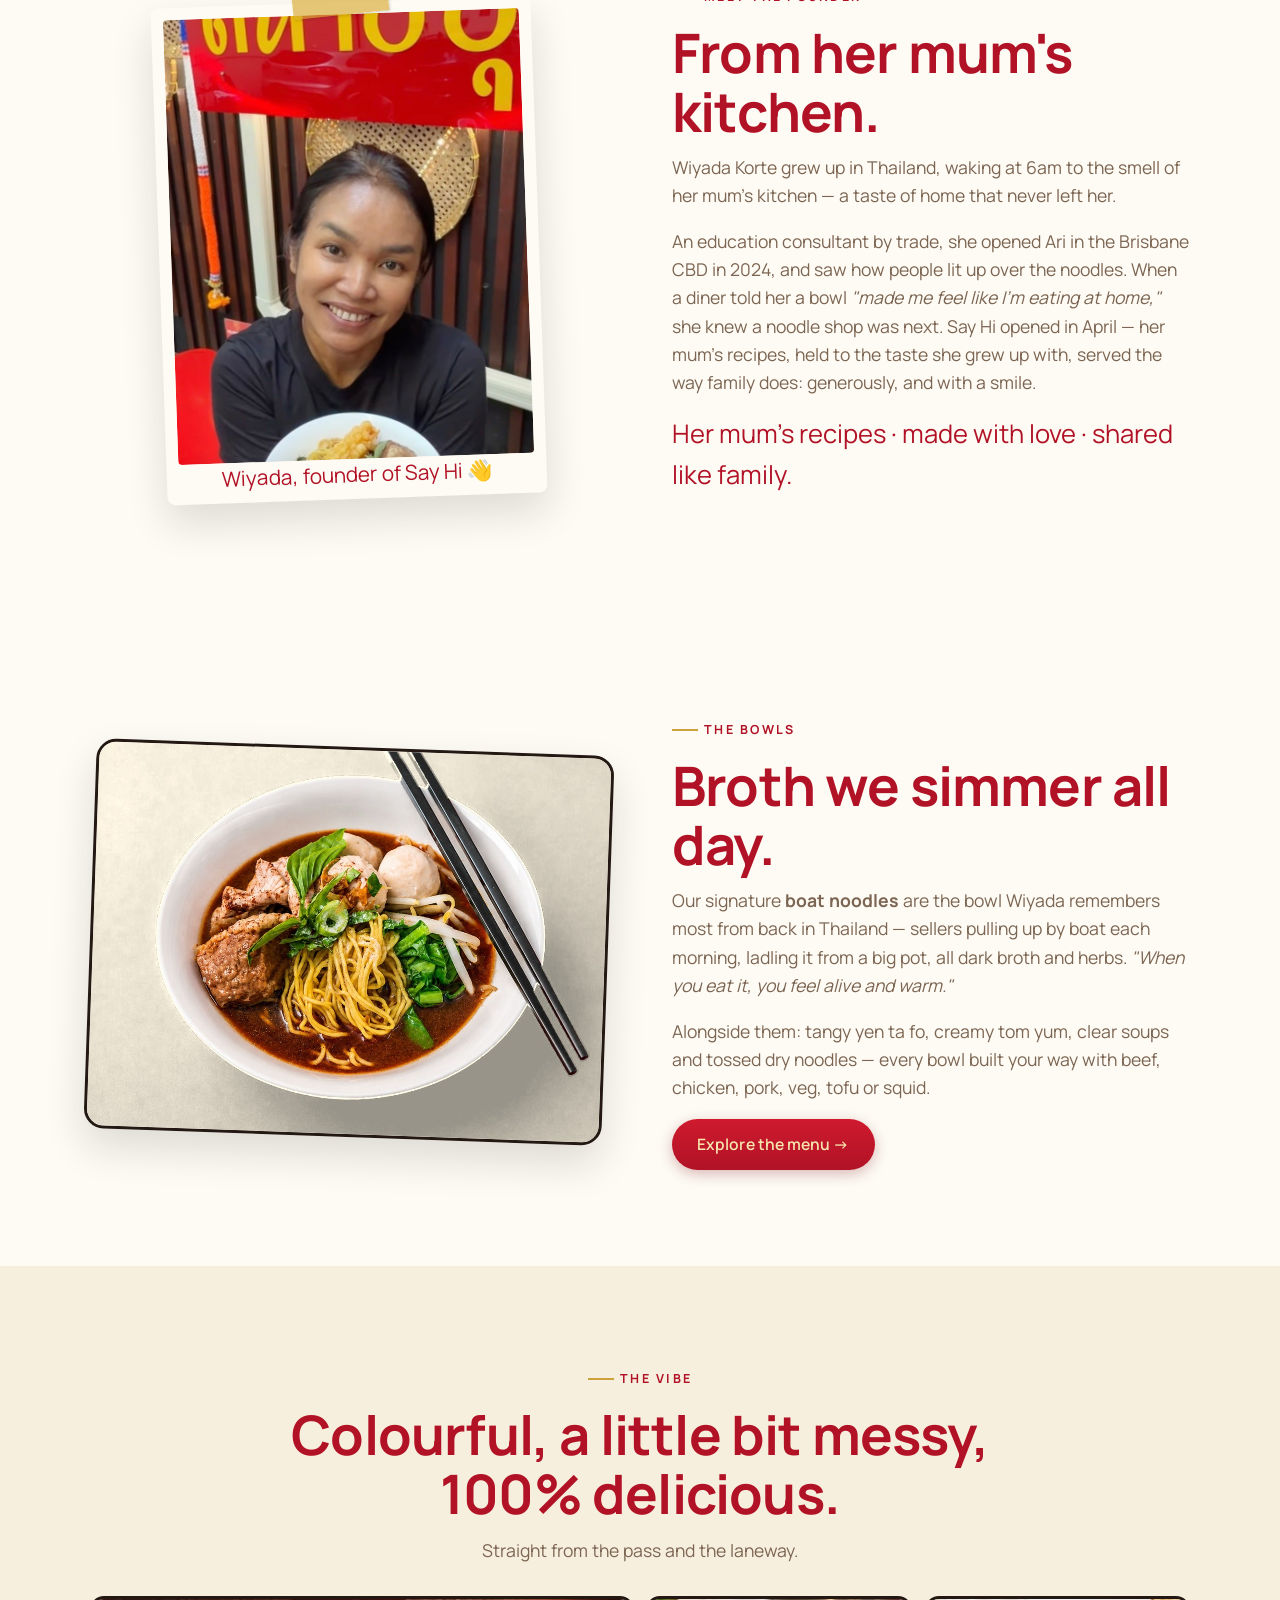
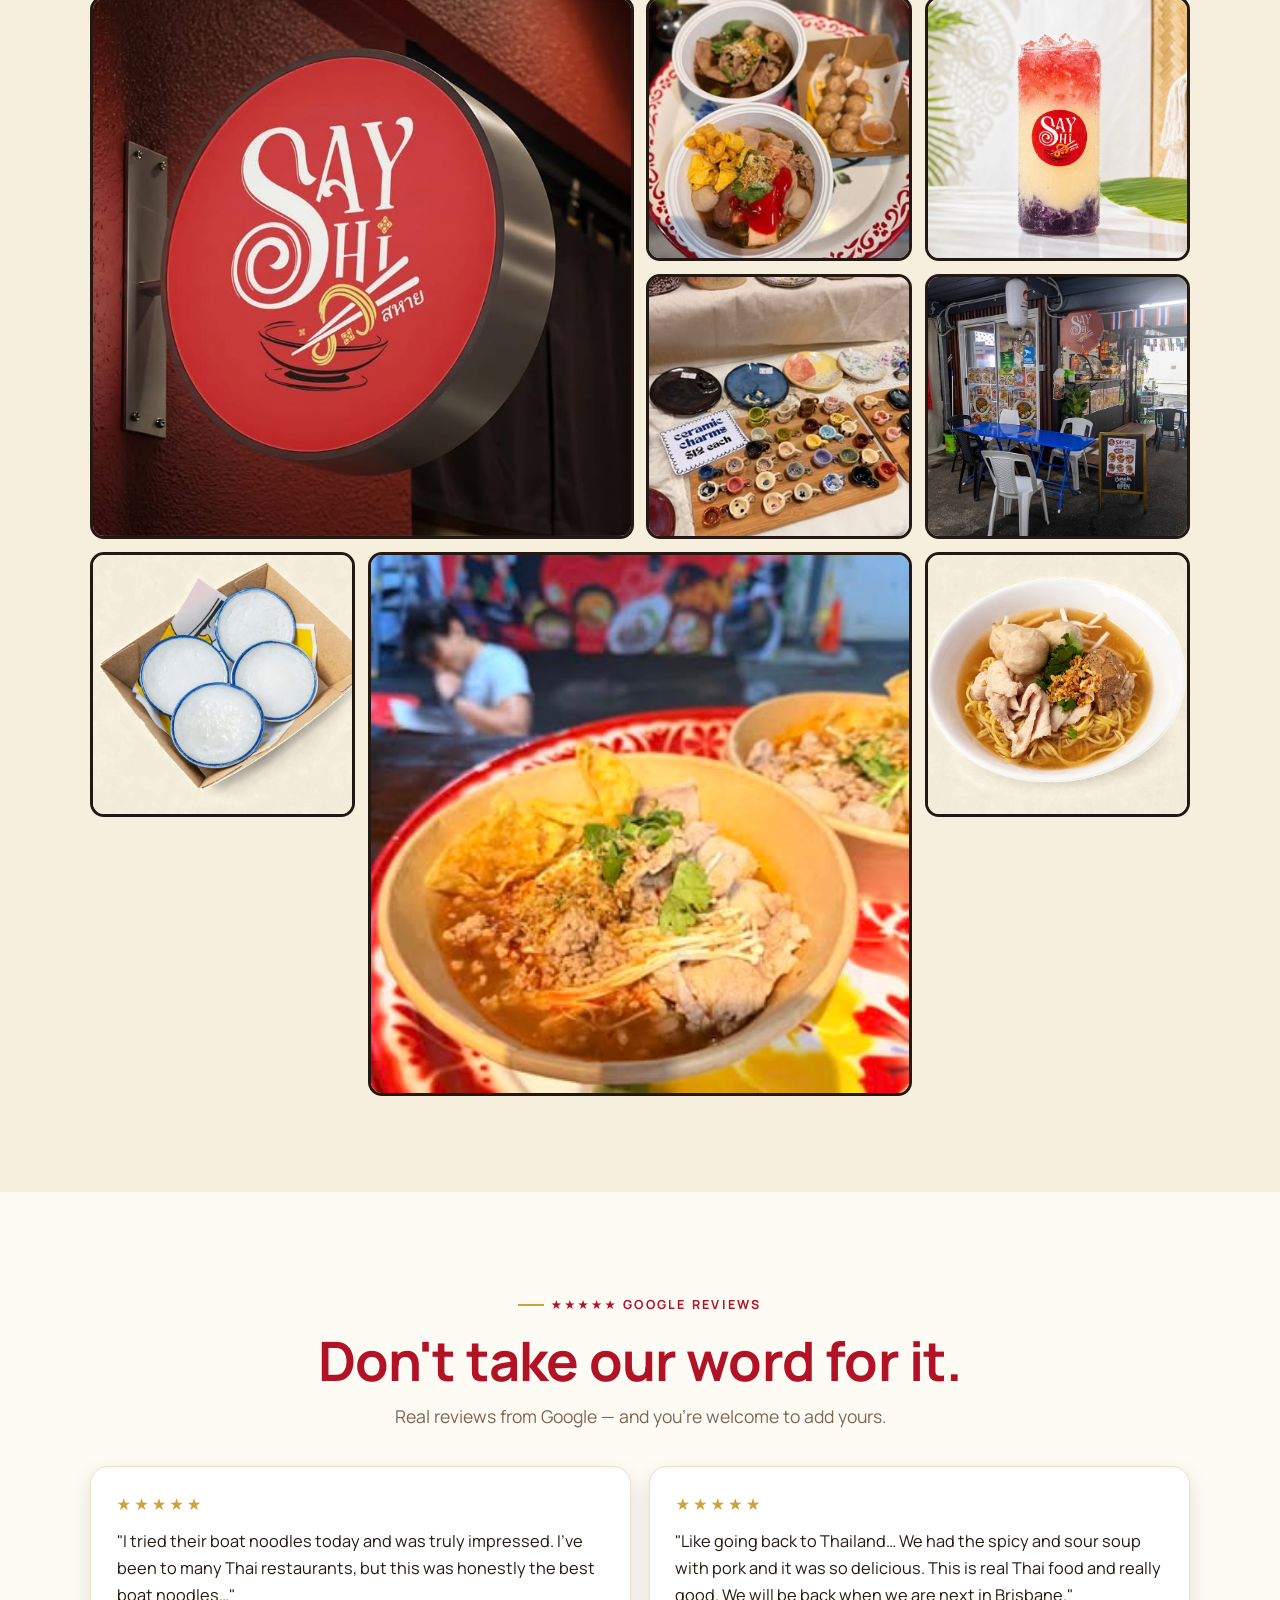
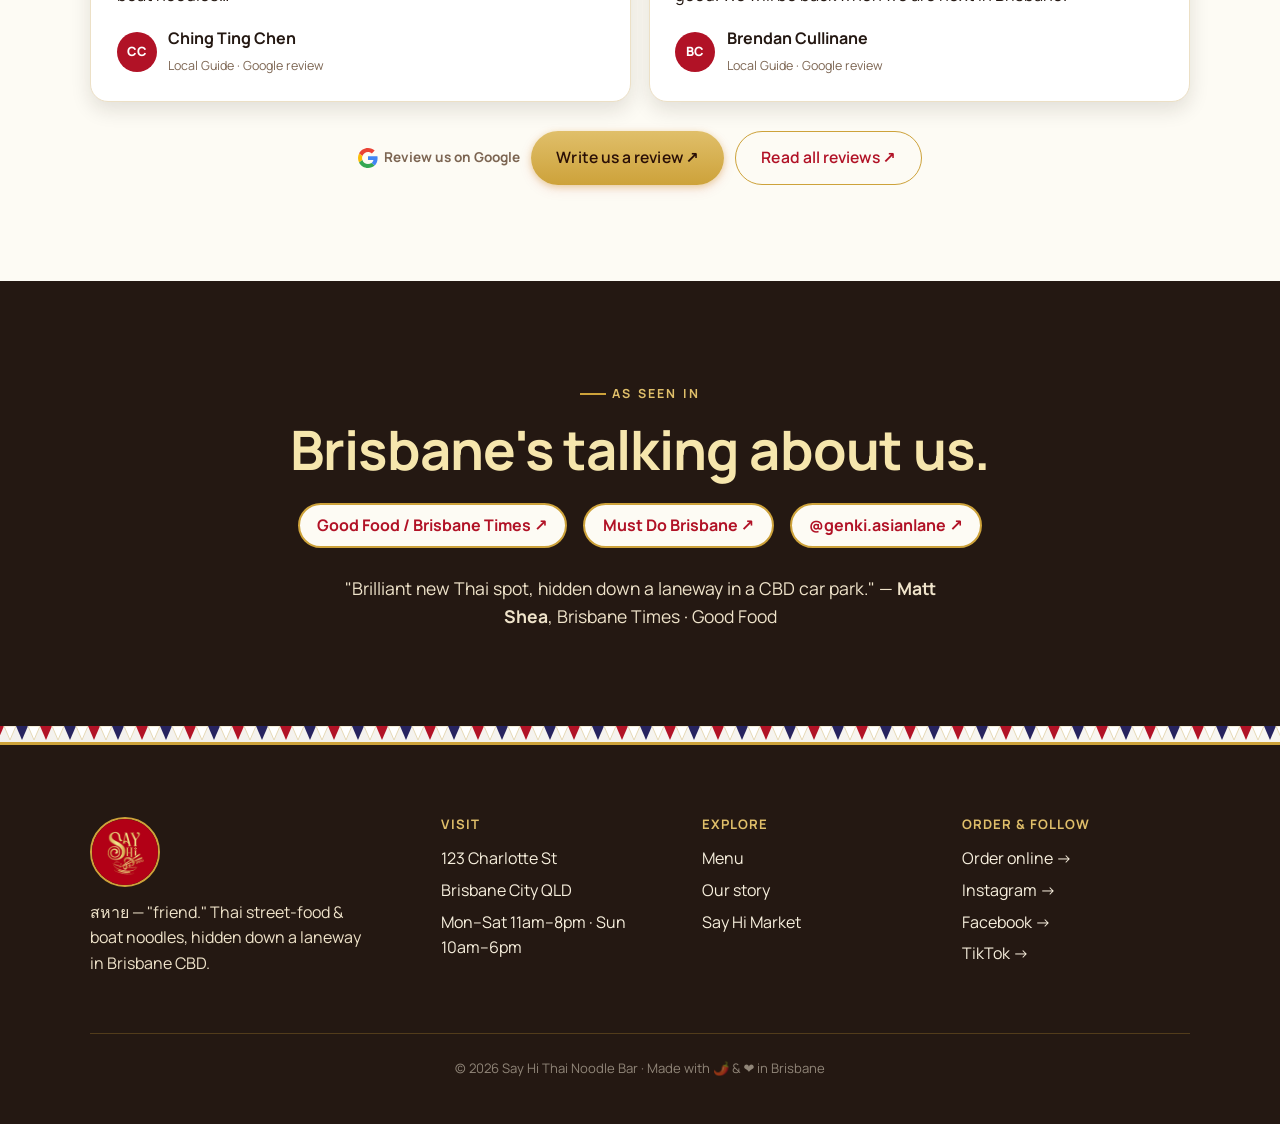
<file: story.html>
<!DOCTYPE html>
<html lang="en">
<head>
  <meta charset="UTF-8" />
  <meta name="viewport" content="width=device-width, initial-scale=1.0" />
  <title>Our Story · Say Hi Thai Noodle Bar</title>
  <meta name="description" content="The story of Say Hi (สหาย) — a Thai street-food noodle bar hidden down a laneway car park behind Genki Mart in Brisbane CBD." />
  <meta name="theme-color" content="#b11226" />
  <meta name="robots" content="index, follow" />
  <meta name="author" content="Say Hi Thai Noodle Bar" />
  <meta name="geo.region" content="AU-QLD" />
  <meta name="geo.placename" content="Brisbane" />
  <link rel="canonical" href="https://www.sayhithai.com.au/story.html" />
  <meta property="og:type" content="article" />
  <meta property="og:site_name" content="Say Hi Thai Noodle Bar" />
  <meta property="og:locale" content="en_AU" />
  <meta property="og:title" content="Our Story · Say Hi Thai Noodle Bar" />
  <meta property="og:description" content="A Thai street-food noodle bar hidden down a laneway behind Genki Mart — made by hand, from her mum's recipes." />
  <meta property="og:url" content="https://www.sayhithai.com.au/story.html" />
  <meta property="og:image" content="https://www.sayhithai.com.au/assets/images/og-cover.jpg" />
  <meta property="og:image:width" content="1200" />
  <meta property="og:image:height" content="630" />
  <meta name="twitter:card" content="summary_large_image" />
  <meta name="twitter:title" content="Our Story · Say Hi Thai Noodle Bar" />
  <meta name="twitter:description" content="Hidden down a laneway behind Genki Mart — made by hand, from her mum's recipes." />
  <meta name="twitter:image" content="https://www.sayhithai.com.au/assets/images/og-cover.jpg" />
  <link rel="preconnect" href="https://fonts.googleapis.com" />
  <link rel="preconnect" href="https://fonts.gstatic.com" crossorigin />
  <link href="https://fonts.googleapis.com/css2?family=Manrope:wght@400;500;600;700;800&display=swap" rel="stylesheet" />
  <link rel="stylesheet" href="styles.css" />
  <link rel="icon" href="assets/images/logo.png" />
</head>
<body data-page="story">
  <header id="site-header"></header>

  <!-- Intro -->
  <section class="sec sec--red">
    <div class="wrap split">
      <div class="reveal">
        <span class="kicker">สหาย · say hi</span>
        <h1 class="hero__title" style="font-size:clamp(2.6rem,7vw,4.6rem);margin-top:.6rem">More than a<br /><em>noodle bar.</em></h1>
        <p class="lead">สหาย <em>(sà-hǎai)</em> means "friend" — and that's the whole idea. Pull up a trestle-table stool, say hi, and eat like you're back in Thailand.</p>
      </div>
      <div class="hero__media reveal">
        <img class="hero__bowl" src="assets/images/bowl-tomyum.jpg" alt="Creamy tom yum" />
      </div>
    </div>
  </section>

  <!-- The laneway -->
  <section class="sec sec--cream">
    <div class="wrap split">
      <div class="split__media reveal">
        <figure class="frame tilt"><img loading="lazy" src="assets/images/laneway.jpg" alt="The lantern-strung laneway with people browsing stalls" /><figcaption>Down the lantern laneway 🏮</figcaption></figure>
      </div>
      <div class="reveal">
        <span class="kicker">Down a Brisbane laneway</span>
        <h2>Hidden behind Genki Mart.</h2>
        <p class="lead">Follow the paper lanterns off Charlotte Street, past a CBD car park, and there it is: a colourful container kitchen, trestle tables, red-and-blue plastic stools, and festoon lights strung overhead for that South-East-Asian night-market glow.</p>
        <p class="lead">"I saw this spot and thought — this is just like a Thai backyard," says founder Wiyada Korte. No white tablecloths, no fuss — just proper Thai street food where you least expect it, the kind of place you tell your friends about.</p>
      </div>
    </div>
  </section>

  <!-- Meet the founder -->
  <section class="sec sec--red">
    <div class="wrap split">
      <div class="split__media reveal">
        <figure class="frame tilt" style="max-width:380px;margin-inline:auto">
          <img loading="lazy" src="assets/images/owner.jpg" alt="Wiyada Korte, founder of Say Hi, smiling at the stall with a bowl of boat noodles" style="aspect-ratio:4/5;object-fit:cover;object-position:center top;border-radius:4px" />
          <figcaption>Wiyada, founder of Say Hi 👋</figcaption>
        </figure>
      </div>
      <div class="reveal">
        <span class="kicker">Meet the founder</span>
        <h2>From her mum's<br />kitchen.</h2>
        <p class="lead">Wiyada Korte grew up in Thailand, waking at 6am to the smell of her mum's kitchen — a taste of home that never left her.</p>
        <p class="lead">An education consultant by trade, she opened Ari in the Brisbane CBD in 2024, and saw how people lit up over the noodles. When a diner told her a bowl <em>"made me feel like I'm eating at home,"</em> she knew a noodle shop was next. Say Hi opened in April — her mum's recipes, held to the taste she grew up with, served the way family does: generously, and with a smile.</p>
        <p style="font-family:var(--hand);font-size:1.6rem;color:var(--red);margin-top:.6rem">Her mum's recipes · made with love · shared like family.</p>
      </div>
    </div>
  </section>

  <!-- The food philosophy -->
  <section class="sec sec--paper">
    <div class="wrap split split--rev">
      <div class="split__media reveal">
        <img loading="lazy" class="tilt-r" src="assets/images/bowl-boat.jpg" alt="Boat noodles" style="border-radius:var(--r)" />
      </div>
      <div class="reveal">
        <span class="kicker">The bowls</span>
        <h2>Broth we simmer all day.</h2>
        <p class="lead">Our signature <b>boat noodles</b> are the bowl Wiyada remembers most from back in Thailand — sellers pulling up by boat each morning, ladling it from a big pot, all dark broth and herbs. <em>"When you eat it, you feel alive and warm."</em></p>
        <p class="lead">Alongside them: tangy yen ta fo, creamy tom yum, clear soups and tossed dry noodles — every bowl built your way with beef, chicken, pork, veg, tofu or squid.</p>
        <a class="btn btn--red" href="menu.html">Explore the menu →</a>
      </div>
    </div>
  </section>

  <!-- Photo strip / gallery -->
  <section class="sec sec--cream">
    <div class="wrap">
      <div class="sec__head center reveal">
        <span class="kicker kicker--center">The vibe</span>
        <h2>Colourful, a little bit messy,<br />100% delicious.</h2>
        <p class="lead">Straight from the pass and the laneway.</p>
      </div>
      <div class="ggrid reveal">
        <img src="assets/images/shop-sign.jpg" alt="The illuminated Say Hi shopfront sign" loading="lazy" />
        <img src="assets/images/insitu-2.jpg" alt="A spread of Say Hi street food" loading="lazy" />
        <img src="assets/images/drink-strawberry.jpg" alt="Strawberry drink" loading="lazy" />
        <img src="assets/images/market-stall.jpg" alt="A market stall in the laneway" loading="lazy" />
        <img src="assets/images/venue-night.jpg" alt="The Say Hi stall lit up at night in the laneway" loading="lazy" />
        <img src="assets/images/dessert-bualoy.jpg" alt="Bua loy dessert" loading="lazy" />
        <img src="assets/images/insitu-1.jpg" alt="Noodles served at the bar" loading="lazy" />
        <img src="assets/images/bowl-clear.jpg" alt="Clear noodle soup" loading="lazy" />
      </div>
    </div>
  </section>

  <!-- Google reviews -->
  <section class="sec sec--paper" id="reviews">
    <div class="wrap">
      <div class="sec__head center reveal">
        <span class="kicker kicker--center">★★★★★ Google reviews</span>
        <h2>Don't take our word for it.</h2>
        <p class="lead">Real reviews from Google — and you're welcome to add yours.</p>
      </div>
      <div class="reviews reveal">
        <div class="rev">
          <span class="rev__stars" aria-label="5 out of 5 stars">★★★★★</span>
          <p class="rev__quote">"I tried their boat noodles today and was truly impressed. I've been to many Thai restaurants, but this was honestly the best boat noodles…"</p>
          <div class="rev__who"><span class="rev__avatar">CC</span><span><span class="rev__name">Ching Ting Chen</span><br /><span class="rev__meta">Local Guide · Google review</span></span></div>
        </div>
        <div class="rev">
          <span class="rev__stars" aria-label="5 out of 5 stars">★★★★★</span>
          <p class="rev__quote">"Like going back to Thailand… We had the spicy and sour soup with pork and it was so delicious. This is real Thai food and really good. We will be back when we are next in Brisbane."</p>
          <div class="rev__who"><span class="rev__avatar">BC</span><span><span class="rev__name">Brendan Cullinane</span><br /><span class="rev__meta">Local Guide · Google review</span></span></div>
        </div>
      </div>
      <div class="rev__cta reveal" style="margin-top:1.8rem">
        <span class="glogo"><svg viewBox="0 0 48 48" aria-hidden="true"><path fill="#EA4335" d="M24 9.5c3.54 0 6.71 1.22 9.21 3.6l6.85-6.85C35.9 2.38 30.47 0 24 0 14.62 0 6.51 5.38 2.56 13.22l7.98 6.19C12.43 13.72 17.74 9.5 24 9.5z"/><path fill="#4285F4" d="M46.98 24.55c0-1.57-.15-3.09-.38-4.55H24v9.02h12.94c-.58 2.96-2.26 5.48-4.78 7.18l7.73 6c4.51-4.18 7.09-10.36 7.09-17.65z"/><path fill="#FBBC05" d="M10.53 28.59c-.48-1.45-.76-2.99-.76-4.59s.27-3.14.76-4.59l-7.98-6.19C.92 16.46 0 20.12 0 24c0 3.88.92 7.54 2.56 10.78l7.97-6.19z"/><path fill="#34A853" d="M24 48c6.48 0 11.93-2.13 15.89-5.81l-7.73-6c-2.15 1.45-4.92 2.3-8.16 2.3-6.26 0-11.57-4.22-13.47-9.91l-7.98 6.19C6.51 42.62 14.62 48 24 48z"/></svg>Review us on Google</span>
        <a class="btn btn--gold" href="https://search.google.com/local/writereview?placeid=ChIJOUT3K9lbkWsRveTBd8v915A" target="_blank" rel="noopener">Write us a review ↗</a>
        <a class="btn btn--ghost-gold" href="https://www.google.com/maps/place/?q=place_id:ChIJOUT3K9lbkWsRveTBd8v915A" target="_blank" rel="noopener">Read all reviews ↗</a>
      </div>
    </div>
  </section>

  <!-- Press -->
  <section class="sec sec--ink center">
    <div class="wrap reveal">
      <span class="kicker kicker--center kicker--onred">As seen in</span>
      <h2>Brisbane's talking about us.</h2>
      <div class="press">
        <a href="https://www.brisbanetimes.com.au/goodfood/brisbane-eating-out/brilliant-new-thai-spot-is-hidden-down-a-laneway-in-a-cbd-car-park-20260521-p5zzhd.html" target="_blank" rel="noopener">Good Food / Brisbane Times ↗</a>
        <a href="https://www.mustdobrisbane.com/eat-drink-restaurants-cuisine-thai-budget-brisbane-cbd/sayhi-thai-noodle-bar-brisbane" target="_blank" rel="noopener">Must Do Brisbane ↗</a>
        <a href="https://www.instagram.com/genki.asianlane/" target="_blank" rel="noopener">@genki.asianlane ↗</a>
      </div>
      <p class="lead" style="max-width:640px;margin:1.6rem auto 0">"Brilliant new Thai spot, hidden down a laneway in a CBD car park." — <b>Matt Shea</b>, Brisbane Times · Good Food</p>
    </div>
  </section>

  <footer id="site-footer"></footer>
  <script src="site.js"></script>
</body>
</html>
</file>
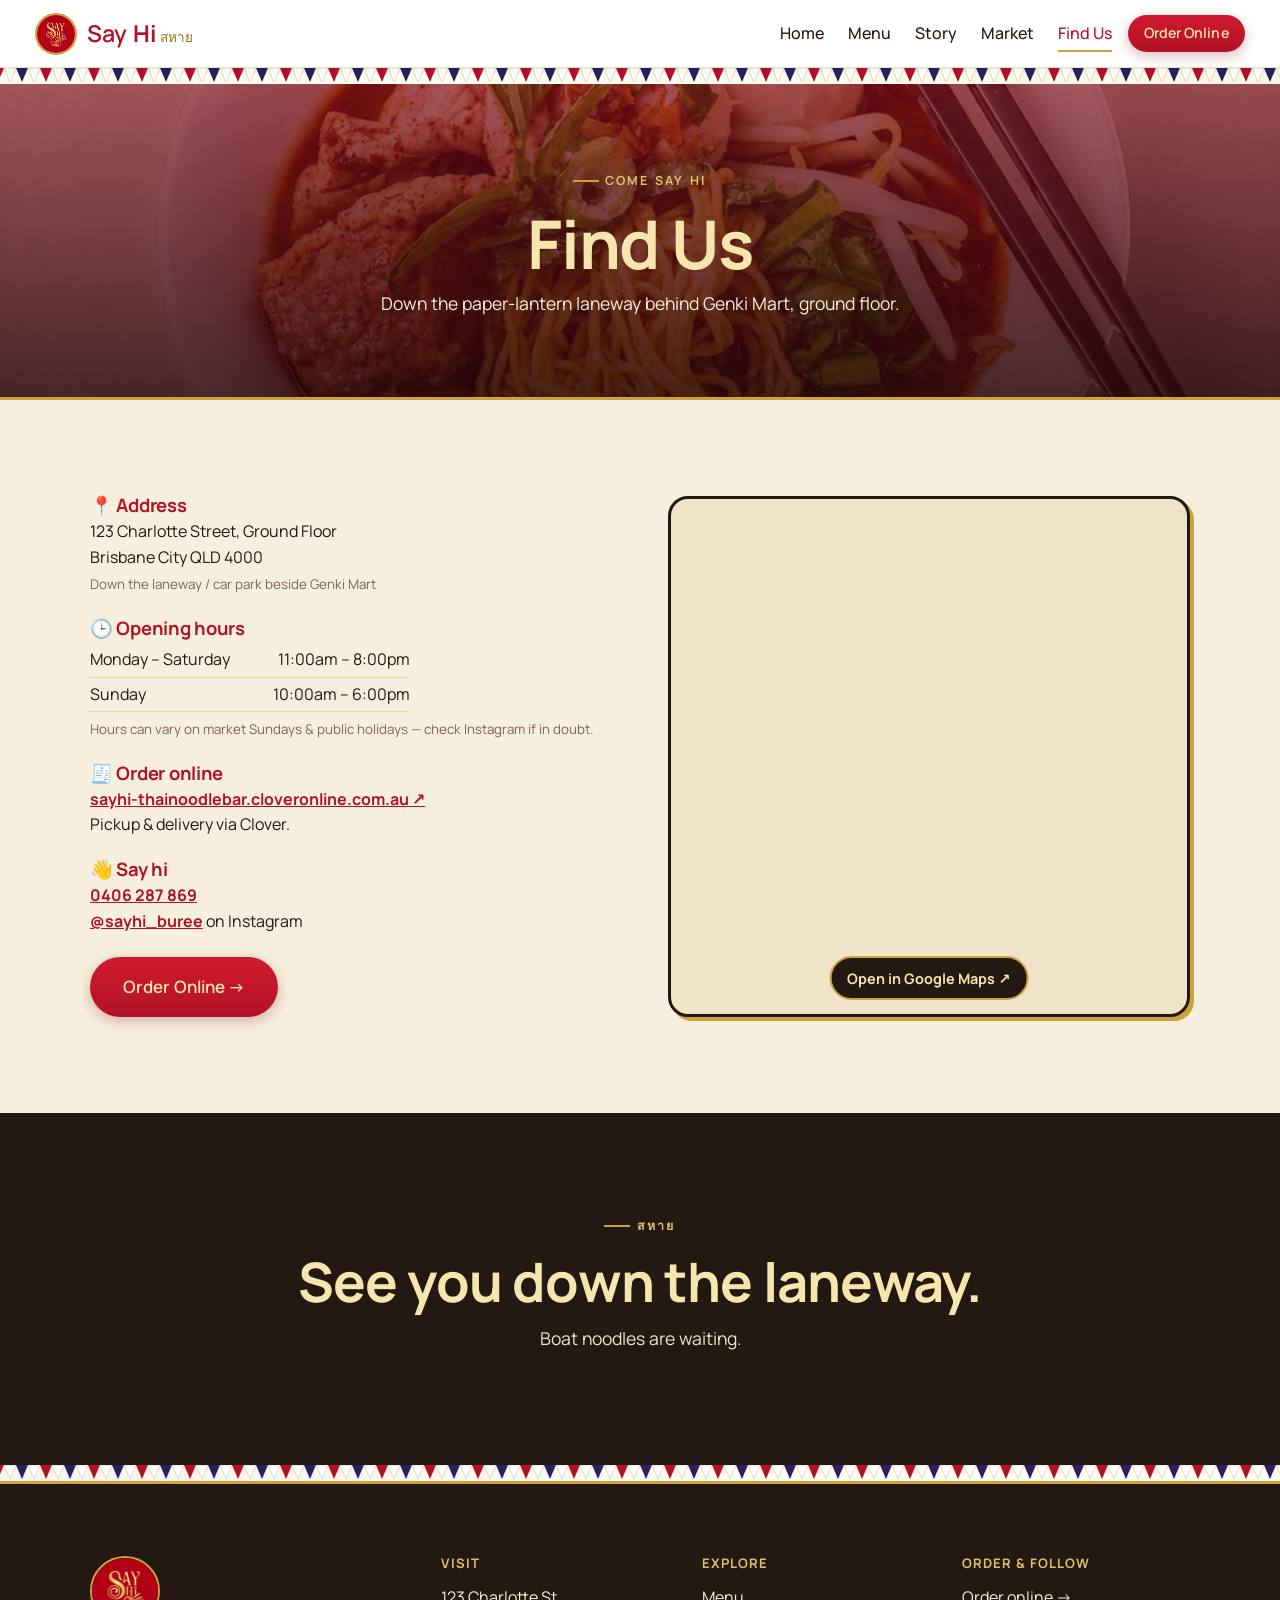
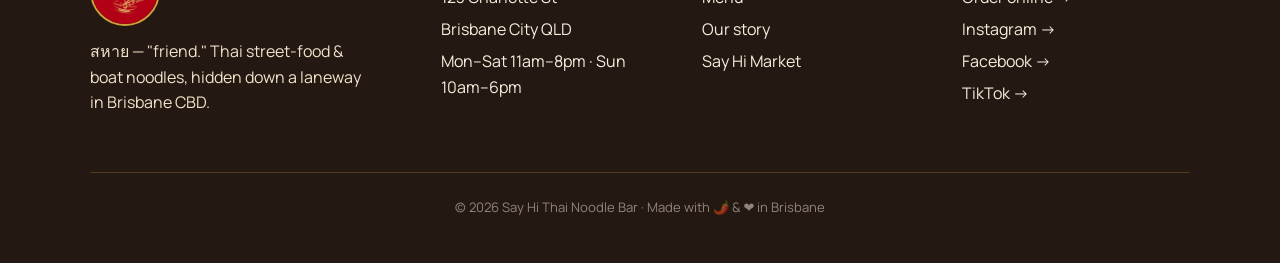
<file: visit.html>
<!DOCTYPE html>
<html lang="en">
<head>
  <meta charset="UTF-8" />
  <meta name="viewport" content="width=device-width, initial-scale=1.0" />
  <title>Find Us · Say Hi Thai Noodle Bar</title>
  <meta name="description" content="Find Say Hi Thai Noodle Bar — 123 Charlotte St, Brisbane City, down the laneway behind Genki Mart. Open Mon–Sat 11am–8pm, Sun 10am–6pm." />
  <meta name="theme-color" content="#b11226" />
  <meta name="robots" content="index, follow" />
  <meta name="author" content="Say Hi Thai Noodle Bar" />
  <meta name="geo.region" content="AU-QLD" />
  <meta name="geo.placename" content="Brisbane" />
  <meta name="geo.position" content="-27.4705;153.0260" />
  <meta name="ICBM" content="-27.4705, 153.0260" />
  <link rel="canonical" href="https://www.sayhithai.com.au/visit.html" />
  <meta property="og:type" content="website" />
  <meta property="og:site_name" content="Say Hi Thai Noodle Bar" />
  <meta property="og:locale" content="en_AU" />
  <meta property="og:title" content="Find Us · Say Hi Thai Noodle Bar" />
  <meta property="og:description" content="123 Charlotte St, Brisbane City — down the laneway behind Genki Mart. Open Mon–Sat 11am–8pm, Sun 10am–6pm." />
  <meta property="og:url" content="https://www.sayhithai.com.au/visit.html" />
  <meta property="og:image" content="https://www.sayhithai.com.au/assets/images/og-cover.jpg" />
  <meta property="og:image:width" content="1200" />
  <meta property="og:image:height" content="630" />
  <meta name="twitter:card" content="summary_large_image" />
  <meta name="twitter:title" content="Find Us · Say Hi Thai Noodle Bar" />
  <meta name="twitter:description" content="123 Charlotte St, Brisbane City — down the laneway behind Genki Mart. Open Mon–Sat 11am–8pm, Sun 10am–6pm." />
  <meta name="twitter:image" content="https://www.sayhithai.com.au/assets/images/og-cover.jpg" />
  <link rel="preconnect" href="https://fonts.googleapis.com" />
  <link rel="preconnect" href="https://fonts.gstatic.com" crossorigin />
  <link href="https://fonts.googleapis.com/css2?family=Manrope:wght@400;500;600;700;800&display=swap" rel="stylesheet" />
  <link rel="stylesheet" href="styles.css" />
  <link rel="icon" href="assets/images/logo.png" />
</head>
<body data-page="visit">
  <header id="site-header"></header>

  <section class="menu-hero" style="--hero-img:url('assets/images/bowl-boat.jpg')">
    <div class="wrap">
      <span class="kicker kicker--center kicker--onred">Come say hi</span>
      <h1>Find Us</h1>
      <p class="lead" style="max-width:620px;margin:.6rem auto 0">Down the paper-lantern laneway behind Genki Mart, ground floor.</p>
    </div>
  </section>

  <section class="sec sec--cream">
    <div class="wrap visit-grid">
      <div class="reveal">
        <div class="info-block">
          <h3>📍 Address</h3>
          <p>123 Charlotte Street, Ground Floor<br />Brisbane City QLD 4000<br /><small style="color:var(--muted)">Down the laneway / car park beside Genki Mart</small></p>
        </div>
        <div class="info-block">
          <h3>🕒 Opening hours</h3>
          <ul class="hours-table">
            <li><span>Monday – Saturday</span><span>11:00am – 8:00pm</span></li>
            <li><span>Sunday</span><span>10:00am – 6:00pm</span></li>
          </ul>
          <p><small style="color:var(--muted)">Hours can vary on market Sundays &amp; public holidays — check Instagram if in doubt.</small></p>
        </div>
        <div class="info-block">
          <h3>🧾 Order online</h3>
          <p><a href="https://sayhi-thainoodlebar.cloveronline.com.au/menu/all" target="_blank" rel="noopener">sayhi-thainoodlebar.cloveronline.com.au ↗</a><br />Pickup &amp; delivery via Clover.</p>
        </div>
        <div class="info-block">
          <h3>👋 Say hi</h3>
          <p><a href="tel:+61406287869">0406 287 869</a><br /><a href="https://www.instagram.com/sayhi_buree/" target="_blank" rel="noopener">@sayhi_buree</a> on Instagram</p>
        </div>
        <a class="btn btn--red btn--big" href="https://sayhi-thainoodlebar.cloveronline.com.au/menu/all" target="_blank" rel="noopener">Order Online →</a>
      </div>

      <div class="map reveal">
        <iframe
          title="Say Hi Thai Noodle Bar — 123 Charlotte St, Brisbane"
          src="https://www.google.com/maps?q=123+Charlotte+St,+Brisbane+City+QLD+4000&output=embed"
          loading="lazy" referrerpolicy="no-referrer-when-downgrade"></iframe>
        <a class="map__btn" href="https://www.google.com/maps/search/?api=1&query=123+Charlotte+St+Brisbane+City+QLD+4000" target="_blank" rel="noopener">Open in Google Maps ↗</a>
      </div>
    </div>
  </section>

  <section class="sec sec--ink center">
    <div class="wrap reveal">
      <span class="kicker kicker--center kicker--onred">สหาย</span>
      <h2>See you down the laneway.</h2>
      <p class="lead">Boat noodles are waiting.</p>
    </div>
  </section>

  <footer id="site-footer"></footer>
  <script src="site.js"></script>
</body>
</html>
</file>
<file: styles.css>
/* ============================================================
   SAY HI — Thai Noodle Bar · Brisbane
   Brand: deep crimson red + gold, warm cream. Street-food soul.
   ============================================================ */

:root{
  /* Brand red & gold — now ACCENTS on a white base */
  --red:      #b11226;   /* brand crimson (from the logo) */
  --red-2:    #cf1a2e;   /* brighter */
  --red-deep: #7c0c18;   /* dark maroon */
  --red-ink:  #2a0f06;
  --gold:     #cda23a;   /* brand gold (deepened to read on white) */
  --gold-2:   #e0bf6a;   /* light gold */
  --gold-hi:  #f6e6ad;   /* gold highlight (for dark grounds) */
  --gold-ink: #9a7413;   /* legible gold for text on white */
  --blue:     #26235f;   /* Thai-flag navy blue accent */
  --blue-2:   #3a3688;

  --paper:    #fdfbf4;   /* page base — warm white */
  --surface:  #ffffff;   /* cards / header */
  --cream:    #f7efdd;   /* soft warm section tint */
  --cream-2:  #efe3ca;
  --line:     #ece0c6;   /* hairline */
  --ink:      #241812;   /* warm near-black (text + dark bands) */
  --muted:    #7c6552;

  --shadow:   0 18px 40px rgba(36,24,18,.14);
  --shadow-sm:0 8px 20px rgba(36,24,18,.12);

  --display: "Manrope", system-ui, sans-serif;
  --body:    "Manrope", system-ui, sans-serif;
  --hand:    "Manrope", system-ui, sans-serif;

  --r:       20px;
  --nav-h:   68px;
  --wrap:    1180px;

  /* Thai-flag pennant bunting (red / white / blue) */
  --bunting: url("data:image/svg+xml,%3Csvg%20xmlns='http://www.w3.org/2000/svg'%20width='48'%20height='16'%3E%3Cpolygon%20points='0,0%2012,0%206,14'%20fill='%23b11226'/%3E%3Cpolygon%20points='12,0%2024,0%2018,14'%20fill='%23ffffff'%20stroke='%23e6d9b6'/%3E%3Cpolygon%20points='24,0%2036,0%2030,14'%20fill='%2326235f'/%3E%3Cpolygon%20points='36,0%2048,0%2042,14'%20fill='%23ffffff'%20stroke='%23e6d9b6'/%3E%3C/svg%3E");
}

*{ box-sizing:border-box; }
html{ scroll-behavior:smooth; }
body{
  margin:0; font-family:var(--body); color:var(--ink);
  background:var(--paper);
  background-image:
    radial-gradient(circle at 100% 0%, rgba(205,162,58,.07), transparent 34%),
    radial-gradient(circle at 0% 100%, rgba(38,35,95,.05), transparent 38%);
  line-height:1.6; overflow-x:hidden;
}
/* full-width Thai-flag bunting strip */
.bunting{ height:16px; background:var(--bunting) repeat-x top center; background-size:48px 16px; }
h1,h2,h3,h4{ font-family:var(--display); font-weight:700; line-height:1.08; margin:0; letter-spacing:-.015em; }
a{ color:inherit; }
img{ max-width:100%; display:block; }
.wrap{ max-width:var(--wrap); margin:0 auto; padding-inline:clamp(1.1rem,4vw,2.5rem); }
section{ position:relative; }

/* ---------- Reusable ---------- */
.btn{
  display:inline-flex; align-items:center; justify-content:center; gap:.55em;
  font-family:var(--body); font-weight:600; letter-spacing:.005em; font-size:.98rem;
  padding:.85em 1.6em; border-radius:100px; text-decoration:none; cursor:pointer;
  border:0; white-space:nowrap; position:relative;
  transition:transform .2s cubic-bezier(.2,.7,.3,1), box-shadow .2s ease, background .2s ease, filter .2s ease, border-color .2s ease;
}
.btn:active{ transform:translateY(1px); }
.btn--gold{ background:linear-gradient(180deg, var(--gold-2), var(--gold)); color:var(--red-ink);
  box-shadow:0 4px 14px rgba(177,18,38,.10), 0 2px 6px rgba(217,169,52,.4); }
.btn--gold:hover{ transform:translateY(-2px); box-shadow:0 12px 26px rgba(217,169,52,.5); filter:brightness(1.05); }
.btn--red{ background:linear-gradient(180deg, var(--red-2), var(--red)); color:var(--gold-hi);
  box-shadow:0 4px 14px rgba(124,12,24,.28); }
.btn--red:hover{ transform:translateY(-2px); box-shadow:0 12px 28px rgba(124,12,24,.42); filter:brightness(1.06); }
.btn--cream{ background:var(--cream); color:var(--ink); border:1px solid rgba(42,5,9,.08); box-shadow:0 4px 14px rgba(42,5,9,.12); }
.btn--cream:hover{ transform:translateY(-2px); box-shadow:0 12px 24px rgba(42,5,9,.18); }
/* outline button on LIGHT grounds (red text, gold ring) */
.btn--ghost-gold{ background:transparent; color:var(--red); border:1.5px solid var(--gold); }
.btn--ghost-gold:hover{ background:var(--red); color:var(--gold-hi); border-color:var(--red); transform:translateY(-2px); box-shadow:0 12px 26px rgba(124,12,24,.28); }
/* outline button on DARK grounds (cream text) */
.btn--ghost-light{ background:rgba(255,255,255,.05); color:var(--gold-hi); border:1.5px solid rgba(246,230,173,.55); }
.btn--ghost-light:hover{ background:var(--gold); color:var(--red-ink); border-color:var(--gold); transform:translateY(-2px); box-shadow:0 12px 26px rgba(205,162,58,.4); }
.btn--dark{ background:var(--ink); color:var(--gold-hi); box-shadow:0 4px 14px rgba(0,0,0,.28); }
.btn--dark:hover{ transform:translateY(-2px); box-shadow:0 12px 26px rgba(0,0,0,.38); }
.btn--big{ font-size:1.06rem; padding:.98em 1.95em; }

.kicker{
  display:inline-flex; align-items:center; gap:.5em;
  font-family:var(--body); font-weight:700; font-size:.78rem; letter-spacing:.18em;
  text-transform:uppercase; color:var(--red); margin-bottom:1rem;
}
.kicker::before{ content:""; width:26px; height:2px; background:var(--gold); }
.kicker--onred{ color:var(--gold-2); }
.kicker--onred::before{ background:var(--gold); }
.kicker--center{ justify-content:center; }

.eyebrow-gold{ color:var(--gold); }
.center{ text-align:center; }
.script{ font-family:var(--hand); }

/* Gold squiggle divider */
.squiggle{ display:block; width:120px; height:14px; margin:1.2rem auto; color:var(--gold);
  background:none; }
.squiggle svg{ width:100%; height:100%; }

/* ---------- HEADER ---------- */
.hdr{
  position:sticky; top:0; z-index:60; height:var(--nav-h);
  display:flex; align-items:center; gap:1rem;
  padding-inline:clamp(1rem,4vw,2.2rem);
  background:var(--surface); color:var(--ink);
  border-bottom:1px solid var(--line); box-shadow:0 2px 10px rgba(36,24,18,.05);
}
.hdr__brand{ display:flex; align-items:center; gap:.6rem; text-decoration:none; margin-right:auto; }
.hdr__logo{ width:42px; height:42px; border-radius:50%; border:2px solid var(--gold); object-fit:cover; background:var(--red-deep); }
.hdr__word{ font-family:var(--display); font-weight:600; font-size:1.45rem; color:var(--red); letter-spacing:.01em; }
.hdr__word b{ color:var(--red); font-weight:700; }
.hdr__thai{ font-size:.85rem; color:var(--gold-ink); margin-left:.15rem; }
.hdr__nav{ display:flex; gap:1.5rem; align-items:center; }
.hdr__nav a{ text-decoration:none; font-weight:500; color:var(--ink); position:relative; padding:.2em 0; }
.hdr__nav a::after{ content:""; position:absolute; left:0; right:0; bottom:-3px; height:2px; background:var(--gold); transform:scaleX(0); transition:transform .2s; transform-origin:left; }
.hdr__nav a:hover::after,.hdr__nav a[aria-current="page"]::after{ transform:scaleX(1); }
.hdr__nav a[aria-current="page"]{ color:var(--red); }
.hdr__order{ font-size:.88rem; padding:.55em 1.15em; }
.hdr__burger{ display:none; flex-direction:column; gap:5px; background:none; border:0; cursor:pointer; padding:6px; }
.hdr__burger span{ width:26px; height:3px; background:var(--red); border-radius:2px; transition:.25s; }
.hdr__burger.x span:nth-child(1){ transform:translateY(8px) rotate(45deg); }
.hdr__burger.x span:nth-child(2){ opacity:0; }
.hdr__burger.x span:nth-child(3){ transform:translateY(-8px) rotate(-45deg); }

.drawer{
  position:fixed; inset:0 0 0 auto; width:min(80vw,320px); z-index:59;
  background:var(--surface); color:var(--ink); box-shadow:var(--shadow);
  padding:calc(var(--nav-h) + 1.5rem) 2rem 2rem; display:flex; flex-direction:column; gap:1.3rem;
  transform:translateX(110%); transition:transform .3s cubic-bezier(.2,.8,.2,1);
  font-family:var(--display); font-size:1.35rem; border-left:3px solid var(--gold);
}
.drawer.open{ transform:translateX(0); }
.drawer a{ text-decoration:none; color:var(--red); }
.drawer .btn{ font-family:var(--body); font-size:1rem; margin-top:.5rem; }

/* ---------- HERO ---------- */
.hero{ background:var(--paper); color:var(--ink); position:relative; overflow:hidden; }
.hero::after{ /* faint warm glow */
  content:""; position:absolute; inset:0; pointer-events:none;
  background:radial-gradient(circle at 82% 26%, rgba(205,162,58,.10), transparent 42%);
}
.hero__grid{ display:grid; grid-template-columns:1.05fr .95fr; gap:clamp(1.5rem,4vw,3.5rem); align-items:center;
  padding-block:clamp(3rem,7vw,5.5rem); position:relative; z-index:2; }
.hero__eyebrow{ display:inline-block; font-weight:700; letter-spacing:.15em; text-transform:uppercase; font-size:.8rem;
  color:var(--red-deep); background:var(--gold); padding:.4em 1em; border-radius:100px; transform:rotate(-2deg); }
.hero__title{ font-size:clamp(3rem,8vw,6rem); font-weight:800; line-height:.98; margin:1rem 0 .4rem; color:var(--ink); }
.hero__title em{ font-style:normal; color:var(--red); }
.hero__thai{ display:block; font-family:var(--body); font-weight:500; letter-spacing:.3em; color:var(--gold-ink); font-size:1rem; margin-top:.6rem; }
.hero__tag{ font-size:clamp(1.05rem,2.2vw,1.3rem); max-width:38ch; color:var(--muted); margin:1.2rem 0 2rem; }
.hero__tag b{ color:var(--red); font-weight:600; }
.hero__cta{ display:flex; gap:1rem; flex-wrap:wrap; }
.hero__media{ position:relative; }
.hero__bowl{ width:100%; aspect-ratio:1/1; object-fit:cover; border-radius:50%; border:5px solid var(--gold);
  box-shadow:0 24px 60px rgba(0,0,0,.4); }
.hero__stamp{ position:absolute; bottom:-8px; left:-8px; width:104px; height:104px; }
.hero__badge{ position:absolute; top:6%; right:-2%; background:var(--gold); color:var(--red-deep);
  font-family:var(--display); font-weight:600; font-size:1rem; padding:.5em .9em; border-radius:14px;
  transform:rotate(8deg); box-shadow:var(--shadow-sm); border:2px solid var(--ink); }

/* ---------- MARQUEE ---------- */
.marquee{ background:var(--red); color:var(--gold-hi); overflow:hidden; border-block:2px solid var(--gold); }
.marquee__track{ display:flex; width:max-content; animation:scroll 28s linear infinite; }
.marquee__track span{ font-family:var(--display); font-weight:600; font-style:normal; font-size:1.3rem; letter-spacing:.01em; padding:.55rem 0; white-space:nowrap; }
.marquee__track span b{ color:var(--gold-2); font-style:normal; padding:0 .5rem; }
@keyframes scroll{ to{ transform:translateX(-50%) } }

/* ---------- SECTION HEADINGS ---------- */
.sec{ padding-block:clamp(3.5rem,8vw,6rem); }
.sec--cream{ background:var(--cream); }
.sec--paper{ background:var(--paper); }
.sec--red{ background:var(--paper); color:var(--ink); }   /* was red — now light */
.sec--ink{ background:var(--ink); color:var(--cream); }
.sec__head{ max-width:720px; }
.sec__head.center{ margin-inline:auto; }
.sec h2{ font-size:clamp(2rem,5vw,3.4rem); color:var(--red); }
.sec--ink h2{ color:var(--gold-hi); }
.lead{ font-size:1.1rem; color:var(--muted); margin-top:.8rem; }
.sec--ink .lead{ color:var(--cream-2); }

/* ---------- BOWL SHOWCASE (No.1–No.7) ---------- */
.bowls{ display:grid; grid-template-columns:repeat(4,1fr); gap:1.2rem; margin-top:2.5rem; }
.bowl{ position:relative; text-decoration:none; color:inherit; border-radius:var(--r); overflow:hidden;
  border:3px solid var(--ink); box-shadow:4px 4px 0 var(--gold); transition:transform .16s ease, box-shadow .16s ease; background:var(--cream); }
.bowl:hover{ transform:translate(-3px,-3px); box-shadow:8px 8px 0 var(--gold); }
.bowl img{ width:100%; aspect-ratio:1/1; object-fit:cover; }
.bowl__cap{ position:absolute; inset:auto 0 0 0; padding:1.6rem .9rem .8rem;
  background:linear-gradient(transparent, rgba(42,5,9,.9)); color:var(--cream); }
.bowl__no{ font-family:var(--display); font-weight:600; color:var(--gold-2); font-size:.85rem; }
.bowl__name{ font-family:var(--display); font-weight:600; font-size:1.15rem; line-height:1.1; }
.bowl__price{ position:absolute; top:.7rem; right:.7rem; background:var(--gold); color:var(--red-deep);
  font-weight:700; font-size:.85rem; padding:.25em .6em; border-radius:100px; border:2px solid var(--ink); }
.bowl--wide{ grid-column:span 2; }
.bowl--wide img{ aspect-ratio:2/1; }   /* match height of single square bowls */

/* ---------- FEATURE SPLIT ---------- */
.split{ display:grid; grid-template-columns:1fr 1fr; gap:clamp(2rem,5vw,4rem); align-items:center; }
.split--rev .split__media{ order:-1; }
.split__media img{ width:100%; border-radius:var(--r); border:3px solid var(--ink); box-shadow:var(--shadow); }
.tilt{ transform:rotate(-2deg); }
.tilt-r{ transform:rotate(2deg); }

/* Photo frame (polaroid-ish, red/gold) */
.frame{ background:var(--paper); padding:12px 12px 40px; border-radius:8px; box-shadow:var(--shadow); position:relative; }
.frame img{ border-radius:4px; border:0; box-shadow:none; }
.frame figcaption{ font-family:var(--hand); font-size:1.3rem; text-align:center; color:var(--red); position:absolute; bottom:8px; left:0; right:0; }
.frame::before{ content:""; position:absolute; top:-13px; left:50%; transform:translateX(-50%) rotate(-4deg);
  width:96px; height:26px; background:rgba(217,169,52,.65); box-shadow:1px 1px 3px rgba(0,0,0,.15); }

/* ---------- PHOTO SLOT (for shop / parking photos to be added) ---------- */
.slot{ position:relative; aspect-ratio:4/3; border-radius:var(--r); display:flex; align-items:center; justify-content:center; text-align:center;
  color:var(--red); font-weight:700; border:2.5px dashed var(--gold); background:
  repeating-linear-gradient(45deg, var(--cream-2), var(--cream-2) 16px, #efd9b0 16px, #efd9b0 32px); }
.slot span{ background:rgba(255,249,239,.85); padding:.5em .9em; border-radius:10px; max-width:80%; }
.slot small{ display:block; font-weight:500; color:var(--muted); }

/* ---------- MENU PAGE ---------- */
.menu-hero{ position:relative; overflow:hidden; color:var(--cream); text-align:center;
  padding-block:clamp(3rem,7vw,5rem); border-bottom:3px solid var(--gold);
  background-color:var(--red-deep);
  background-image:linear-gradient(rgba(124,12,24,.68), rgba(42,5,9,.85)), var(--hero-img, none);
  background-size:cover; background-position:center; background-repeat:no-repeat; }
.menu-hero > *{ position:relative; z-index:2; }
.menu-hero h1{ font-size:clamp(2.4rem,7vw,4.2rem); color:var(--gold-hi); }
.menu-hero .lead{ color:var(--cream); }
.mtabs{ position:sticky; top:var(--nav-h); z-index:30; background:var(--cream); border-bottom:2px solid var(--gold-2);
  display:flex; gap:.5rem; overflow-x:auto; padding:.7rem clamp(1rem,4vw,2.5rem); scrollbar-width:thin; }
.mtab{ flex:0 0 auto; display:inline-flex; align-items:center; gap:.4em; font-family:var(--body); font-weight:700; font-size:.9rem;
  padding:.5em 1em; border-radius:100px; border:2px solid var(--red); color:var(--red); background:transparent; cursor:pointer; transition:.15s; }
.mtab:hover{ background:var(--cream-2); }
.mtab.on{ background:var(--red); color:var(--gold-hi); }
.mcat{ padding-block:2.4rem; scroll-margin-top:calc(var(--nav-h) + 60px); border-bottom:1px dashed var(--gold-2); }
.mcat:last-child{ border-bottom:0; }
.mcat__head{ display:flex; align-items:center; gap:.7rem; margin-bottom:.3rem; }
.mcat__head h2{ font-size:clamp(1.6rem,4vw,2.4rem); color:var(--red); }
.mcat__emoji{ font-size:1.6rem; }
.mcat__note{ color:var(--muted); font-style:italic; margin:0 0 1.4rem; }
.mgrid{ display:grid; grid-template-columns:repeat(auto-fill,minmax(260px,1fr)); gap:1rem 1.6rem; }
.mitem{ display:flex; gap:1rem; align-items:flex-start; padding:.7rem; border-radius:14px; transition:background .15s; }
.mitem:hover{ background:var(--cream); }
.mitem__img{ width:66px; height:66px; border-radius:12px; object-fit:cover; flex:0 0 auto; border:2px solid var(--gold); background:var(--cream-2); }
.mitem__b{ flex:1; min-width:0; }
.mitem__top{ display:flex; gap:.6rem; align-items:baseline; }
.mitem__name{ font-family:var(--display); font-weight:600; font-size:1.08rem; }
.mitem__dots{ flex:1; border-bottom:2px dotted var(--gold-2); transform:translateY(-4px); min-width:14px; }
.mitem__price{ font-family:var(--display); font-weight:600; color:var(--red); white-space:nowrap; }
.mitem__desc{ color:var(--muted); font-size:.9rem; }
.mitem__star{ color:var(--gold); }
.mitem__tag{ font-size:.62rem; background:var(--red); color:var(--gold-hi); padding:.12em .5em; border-radius:100px; text-transform:uppercase; letter-spacing:.05em; vertical-align:middle; }
.mitem--out{ opacity:.5; }
.mitem--out .mitem__price{ text-decoration:line-through; }

/* ---------- DRINK CARDS ---------- */
.drinks{ display:grid; grid-template-columns:repeat(4,1fr); gap:1.2rem; margin-top:2.5rem; }
.drink{ background:var(--paper); border:3px solid var(--ink); border-radius:var(--r); overflow:hidden; box-shadow:4px 4px 0 var(--red); text-align:center; }
.drink img{ width:100%; aspect-ratio:3/4; object-fit:cover; }
.drink b{ display:block; font-family:var(--display); font-weight:600; padding:.7rem .5rem; font-size:1rem; }

/* ---------- GALLERY ---------- */
.ggrid{ display:grid; grid-template-columns:repeat(4,1fr); gap:.8rem; margin-top:2rem; }
.ggrid img,.ggrid .slot{ width:100%; height:100%; aspect-ratio:1/1; object-fit:cover; border-radius:14px; border:3px solid var(--ink); }
.ggrid > *:nth-child(6n+1){ grid-column:span 2; grid-row:span 2; }
.ggrid > *{ aspect-ratio:1/1; }

/* ---------- ATMOSPHERE BANNER (full-bleed venue photo) ---------- */
.banner{ position:relative; min-height:clamp(360px,54vw,560px); display:flex; align-items:flex-end; overflow:hidden; }
.banner__img{ position:absolute; inset:0; width:100%; height:100%; object-fit:cover; }
.banner::after{ content:""; position:absolute; inset:0; z-index:1;
  background:linear-gradient(to top, rgba(42,5,9,.9) 0%, rgba(42,5,9,.35) 45%, rgba(42,5,9,.55) 100%); }
.banner__inner{ position:relative; z-index:2; color:var(--cream); width:100%; max-width:var(--wrap);
  margin:0 auto; padding:clamp(1.6rem,5vw,3.4rem) clamp(1.1rem,4vw,2.5rem); }
.banner__inner .kicker{ color:var(--gold-2); }
.banner__inner .kicker::before{ background:var(--gold); }
.banner h2{ color:var(--gold-hi); font-size:clamp(2rem,5vw,3.4rem); max-width:16ch; }
.banner p{ color:var(--cream); max-width:44ch; margin-top:.7rem; font-size:1.08rem; }
.banner__cta{ margin-top:1.4rem; display:flex; gap:1rem; flex-wrap:wrap; }

/* ---------- MARKET ---------- */
.reels{ display:flex; gap:1.2rem; flex-wrap:wrap; }
.reel{ position:relative; width:min(220px,44vw); aspect-ratio:9/16; border-radius:18px; overflow:hidden; text-decoration:none;
  border:4px solid var(--gold); box-shadow:var(--shadow); display:flex; align-items:center; justify-content:center;
  background:linear-gradient(160deg,var(--red-2),var(--red-deep)); color:var(--gold-hi); transform:rotate(var(--r,0)); transition:transform .2s; }
.reel:hover{ transform:rotate(0) scale(1.03); }
.reel .play{ font-size:2.4rem; }
.reel__label{ position:absolute; bottom:10px; left:50%; transform:translateX(-50%); background:var(--ink); color:var(--gold-hi); font-size:.72rem; font-weight:700; padding:.3em .7em; border-radius:100px; white-space:nowrap; }
.factcards{ display:flex; gap:1rem; flex-wrap:wrap; margin:1.6rem 0; }
.factcard{ background:var(--cream); border:2px solid var(--gold); border-radius:16px; padding:.9rem 1.2rem; }
.factcard strong{ display:block; font-family:var(--display); font-size:1.2rem; color:var(--red); }
.factcard span{ font-size:.9rem; color:var(--muted); }

/* ---------- VISIT ---------- */
.visit-grid{ display:grid; grid-template-columns:1fr 1fr; gap:clamp(2rem,5vw,3.5rem); align-items:stretch; }
.info-block{ margin-bottom:1.4rem; }
.info-block h3{ font-size:1.15rem; color:var(--red); display:flex; align-items:center; gap:.5rem; }
.info-block p{ margin:.2rem 0 0; }
.info-block a{ color:var(--red); font-weight:700; }
.map{ position:relative; border:3px solid var(--ink); border-radius:var(--r); overflow:hidden; box-shadow:4px 4px 0 var(--gold); min-height:360px; background:var(--cream-2); }
.map iframe{ width:100%; height:100%; min-height:360px; border:0; display:block; }
.map__btn{ position:absolute; bottom:14px; left:50%; transform:translateX(-50%); z-index:2; background:var(--ink); color:var(--gold-hi);
  text-decoration:none; font-weight:700; font-size:.9rem; padding:.6em 1.1em; border-radius:100px; border:2px solid var(--gold); }
.map__btn:hover{ background:var(--red); }
.hours-table{ list-style:none; padding:0; margin:.3rem 0 0; }
.hours-table li{ display:flex; justify-content:space-between; gap:1rem; padding:.25rem 0; border-bottom:1px dotted var(--gold-2); max-width:320px; }

/* ---------- PRESS ---------- */
.press{ display:flex; gap:1rem; flex-wrap:wrap; justify-content:center; margin-top:1.5rem; }
.press a{ text-decoration:none; background:var(--paper); border:2px solid var(--gold); border-radius:100px; padding:.5em 1.1em; font-weight:700; color:var(--red); transition:.15s; }
.press a:hover{ background:var(--red); color:var(--gold-hi); }

/* ---------- FOOTER ---------- */
.ftr{ background:var(--ink); color:var(--cream); padding-block:clamp(3rem,6vw,4.5rem) 2rem; border-top:3px solid var(--gold); }
.ftr__top{ display:grid; grid-template-columns:1.4fr 1fr 1fr 1fr; gap:2rem; }
.ftr__brand img{ width:70px; height:70px; border-radius:50%; border:2px solid var(--gold); }
.ftr__brand p{ color:var(--cream-2); margin-top:.8rem; max-width:28ch; }
.ftr h4{ color:var(--gold-2); font-family:var(--body); font-weight:700; letter-spacing:.08em; text-transform:uppercase; font-size:.82rem; margin-bottom:.7rem; }
.ftr a{ color:var(--cream); text-decoration:none; display:block; padding:.2rem 0; }
.ftr a:hover{ color:var(--gold-hi); }
.ftr__fine{ text-align:center; color:rgba(251,241,222,.5); font-size:.82rem; margin-top:2.5rem; border-top:1px solid rgba(217,169,52,.25); padding-top:1.5rem; }

/* ---------- FAB ---------- */
.fab{ position:fixed; bottom:1.1rem; right:1.1rem; z-index:55; display:none;
  background:linear-gradient(180deg,var(--gold-2),var(--gold)); color:var(--red-ink);
  text-decoration:none; font-weight:700; padding:.9em 1.35em; border-radius:100px; border:0;
  box-shadow:0 8px 22px rgba(42,5,9,.3); transition:transform .2s ease, box-shadow .2s ease; }
.fab:hover{ transform:translateY(-2px); box-shadow:0 12px 26px rgba(42,5,9,.4); }

/* ---------- Reveal ---------- */
.reveal{ opacity:0; transform:translateY(24px); transition:opacity .6s ease, transform .6s cubic-bezier(.2,.8,.2,1); }
.reveal.in{ opacity:1; transform:none; }
@media (prefers-reduced-motion:reduce){ *{ animation:none !important; scroll-behavior:auto !important; } .reveal{ opacity:1; transform:none; } }

/* ---------- Responsive ---------- */
@media (max-width:980px){
  .bowls,.drinks{ grid-template-columns:repeat(2,1fr); }
  .ggrid{ grid-template-columns:repeat(3,1fr); }
}
@media (max-width:820px){
  .hdr__nav, .hdr__order{ display:none; }
  .hdr__burger{ display:flex; }
  .hero__grid,.split,.split--rev .split__media,.visit-grid,.ftr__top{ grid-template-columns:1fr; }
  .split--rev .split__media{ order:0; }
  .hero__media{ max-width:420px; margin-inline:auto; }
  .fab{ display:inline-flex; }
  .ftr__top{ grid-template-columns:1fr 1fr; }
  .bowl--wide{ grid-column:span 1; }
}
@media (max-width:520px){
  .bowls,.drinks,.ggrid{ grid-template-columns:1fr 1fr; }
  .ftr__top{ grid-template-columns:1fr; }
  .hero__badge{ display:none; }
}

/* ---------- Menu item click affordance + product pop-up ---------- */
.mitem--click{ cursor:pointer; }
.mitem--click:hover{ background:var(--cream); }
.mitem--click:focus-visible{ outline:3px solid var(--gold); outline-offset:2px; border-radius:14px; }

.pmodal{ position:fixed; inset:0; z-index:200; display:flex; align-items:center; justify-content:center;
  padding:1.2rem; opacity:0; visibility:hidden; transition:opacity .2s ease, visibility .2s ease; }
.pmodal.open{ opacity:1; visibility:visible; }
.pmodal__overlay{ position:absolute; inset:0; background:rgba(36,24,18,.6); backdrop-filter:blur(3px); }
.pmodal__dialog{ position:relative; z-index:1; width:min(94vw,520px); max-height:90vh; overflow:auto;
  background:var(--surface); border-radius:20px; box-shadow:0 30px 80px rgba(36,24,18,.45);
  border:1px solid var(--line); transform:translateY(12px) scale(.98); transition:transform .22s cubic-bezier(.2,.8,.2,1); }
.pmodal.open .pmodal__dialog{ transform:none; }
.pmodal__close{ position:absolute; top:.7rem; right:.7rem; z-index:2; width:38px; height:38px; border-radius:50%;
  border:0; cursor:pointer; font-size:1.5rem; line-height:1; background:var(--surface); color:var(--ink);
  box-shadow:var(--shadow-sm); display:flex; align-items:center; justify-content:center; }
.pmodal__close:hover{ background:var(--cream); }
.pmodal__figure{ background:var(--cream); }
.pmodal__img{ width:100%; aspect-ratio:4/3; object-fit:cover; display:block; }
.pmodal__body{ padding:1.4rem 1.5rem 1.6rem; }
.pmodal__top{ display:flex; align-items:baseline; justify-content:space-between; gap:1rem; margin-bottom:.6rem; }
.pmodal__top h3{ font-family:var(--display); font-weight:700; font-size:1.4rem; color:var(--ink); }
.pmodal__price{ font-family:var(--display); font-weight:700; font-size:1.25rem; color:var(--red); white-space:nowrap; }
.pmodal__desc{ color:var(--muted); font-size:1rem; margin:0 0 1.3rem; line-height:1.55; }
.pmodal__order{ width:100%; }
.pmodal__order.is-disabled{ background:var(--muted); color:var(--cream); pointer-events:none; opacity:.7; box-shadow:none; }

@media (prefers-reduced-motion: reduce){
  .pmodal, .pmodal__dialog{ transition:none; }
  .pmodal__dialog{ transform:none; }
}

/* ---------- GOOGLE REVIEWS ---------- */
.reviews{ display:grid; grid-template-columns:repeat(2,1fr); gap:1.1rem; margin-top:2.2rem; }
.rev{ background:var(--surface); border:1px solid var(--line); border-radius:18px; padding:1.5rem 1.6rem; box-shadow:var(--shadow-sm); display:flex; flex-direction:column; gap:.7rem; }
.rev__stars{ color:var(--gold); font-size:1.02rem; letter-spacing:.18em; }
.rev__stars .off{ color:var(--line); }
.rev__quote{ margin:0; color:var(--ink); font-size:1.02rem; line-height:1.65; }
.rev__who{ display:flex; align-items:center; gap:.7rem; margin-top:auto; padding-top:.4rem; }
.rev__avatar{ width:40px; height:40px; border-radius:50%; background:var(--red); color:#fff; display:flex; align-items:center; justify-content:center; font-weight:800; font-size:.8rem; flex:0 0 auto; }
.rev__name{ font-weight:700; line-height:1.2; }
.rev__meta{ font-size:.78rem; color:var(--muted); }
.rev--summary{ align-items:center; text-align:center; justify-content:center; background:var(--cream); border:1.5px solid var(--gold-2); }
.rev__big{ font-size:2.8rem; font-weight:800; color:var(--red); line-height:1; }
.rev__count{ color:var(--muted); font-size:.92rem; }
.rev__cta{ display:flex; gap:.7rem; flex-wrap:wrap; justify-content:center; margin-top:.7rem; }
.glogo{ display:inline-flex; align-items:center; gap:.45em; font-weight:700; color:var(--muted); font-size:.85rem; }
.glogo svg{ width:20px; height:20px; }
@media (max-width:720px){ .reviews{ grid-template-columns:1fr; } }
</file>
